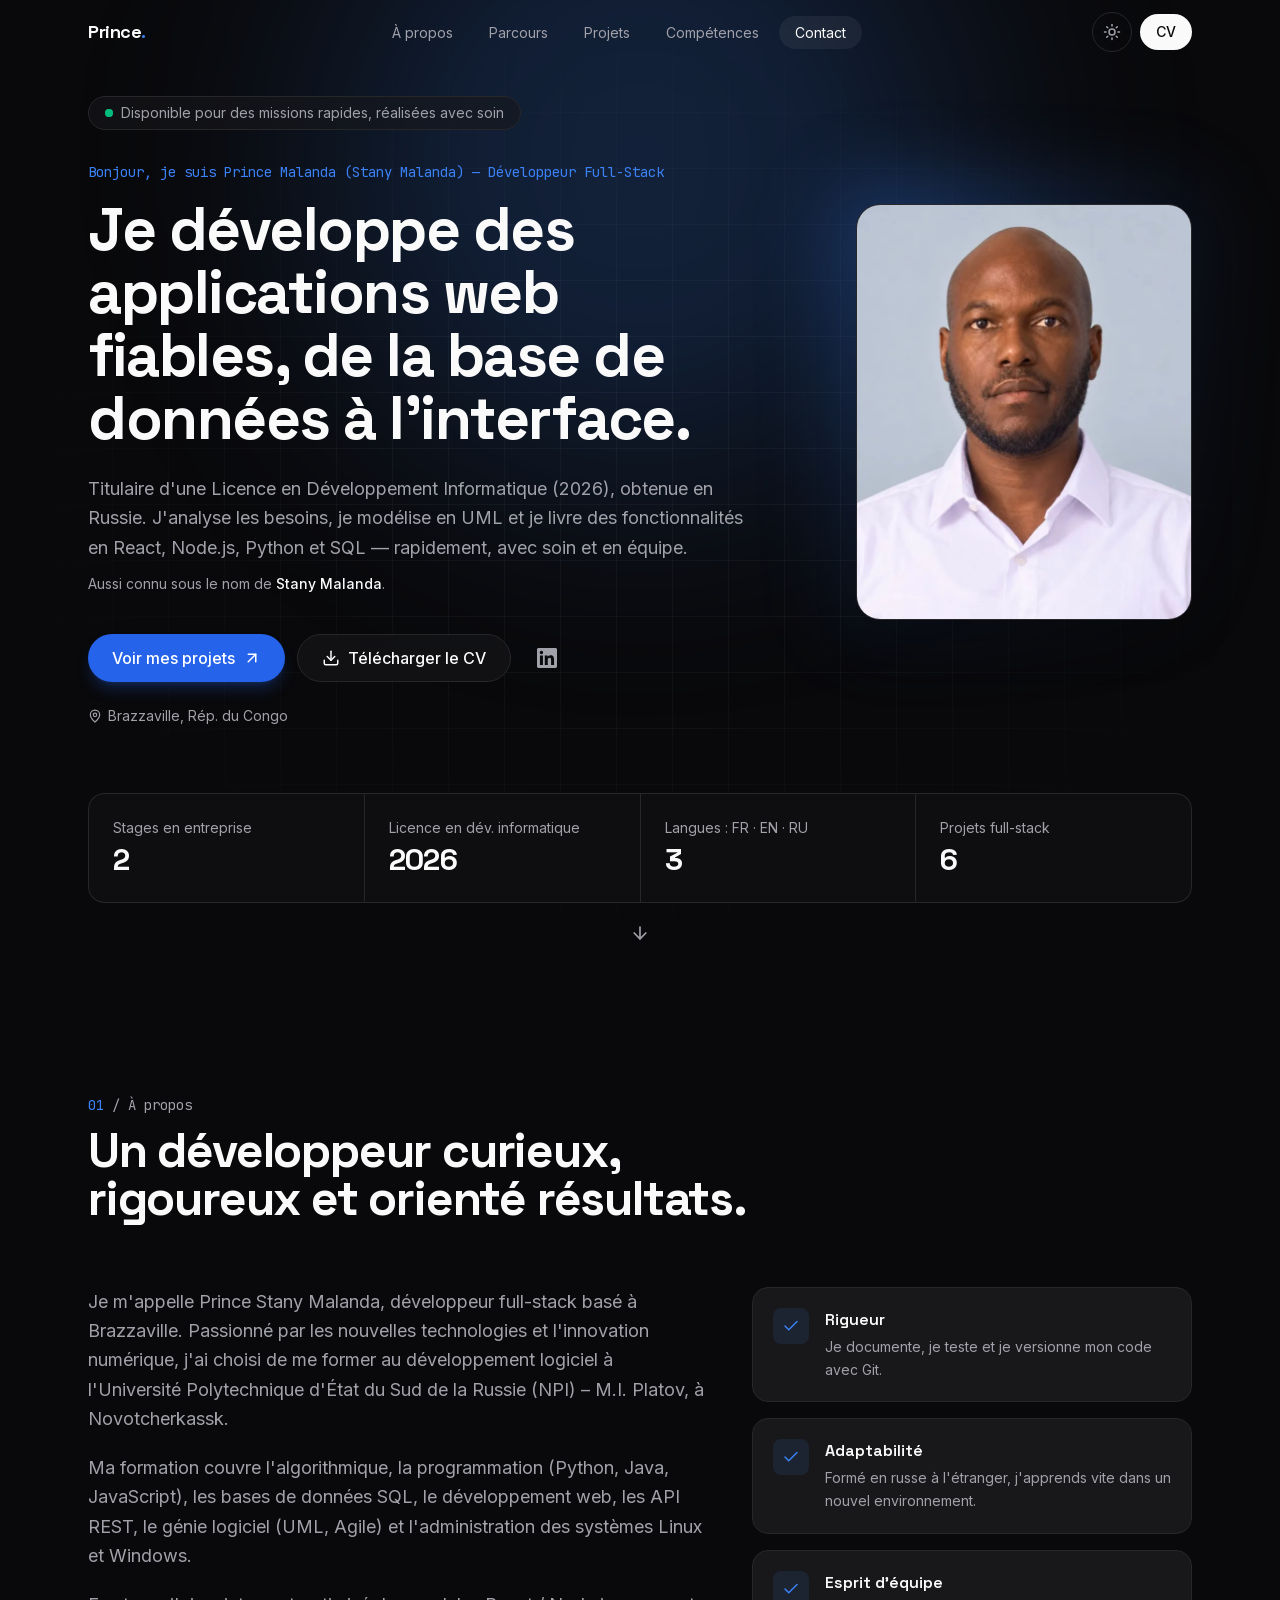
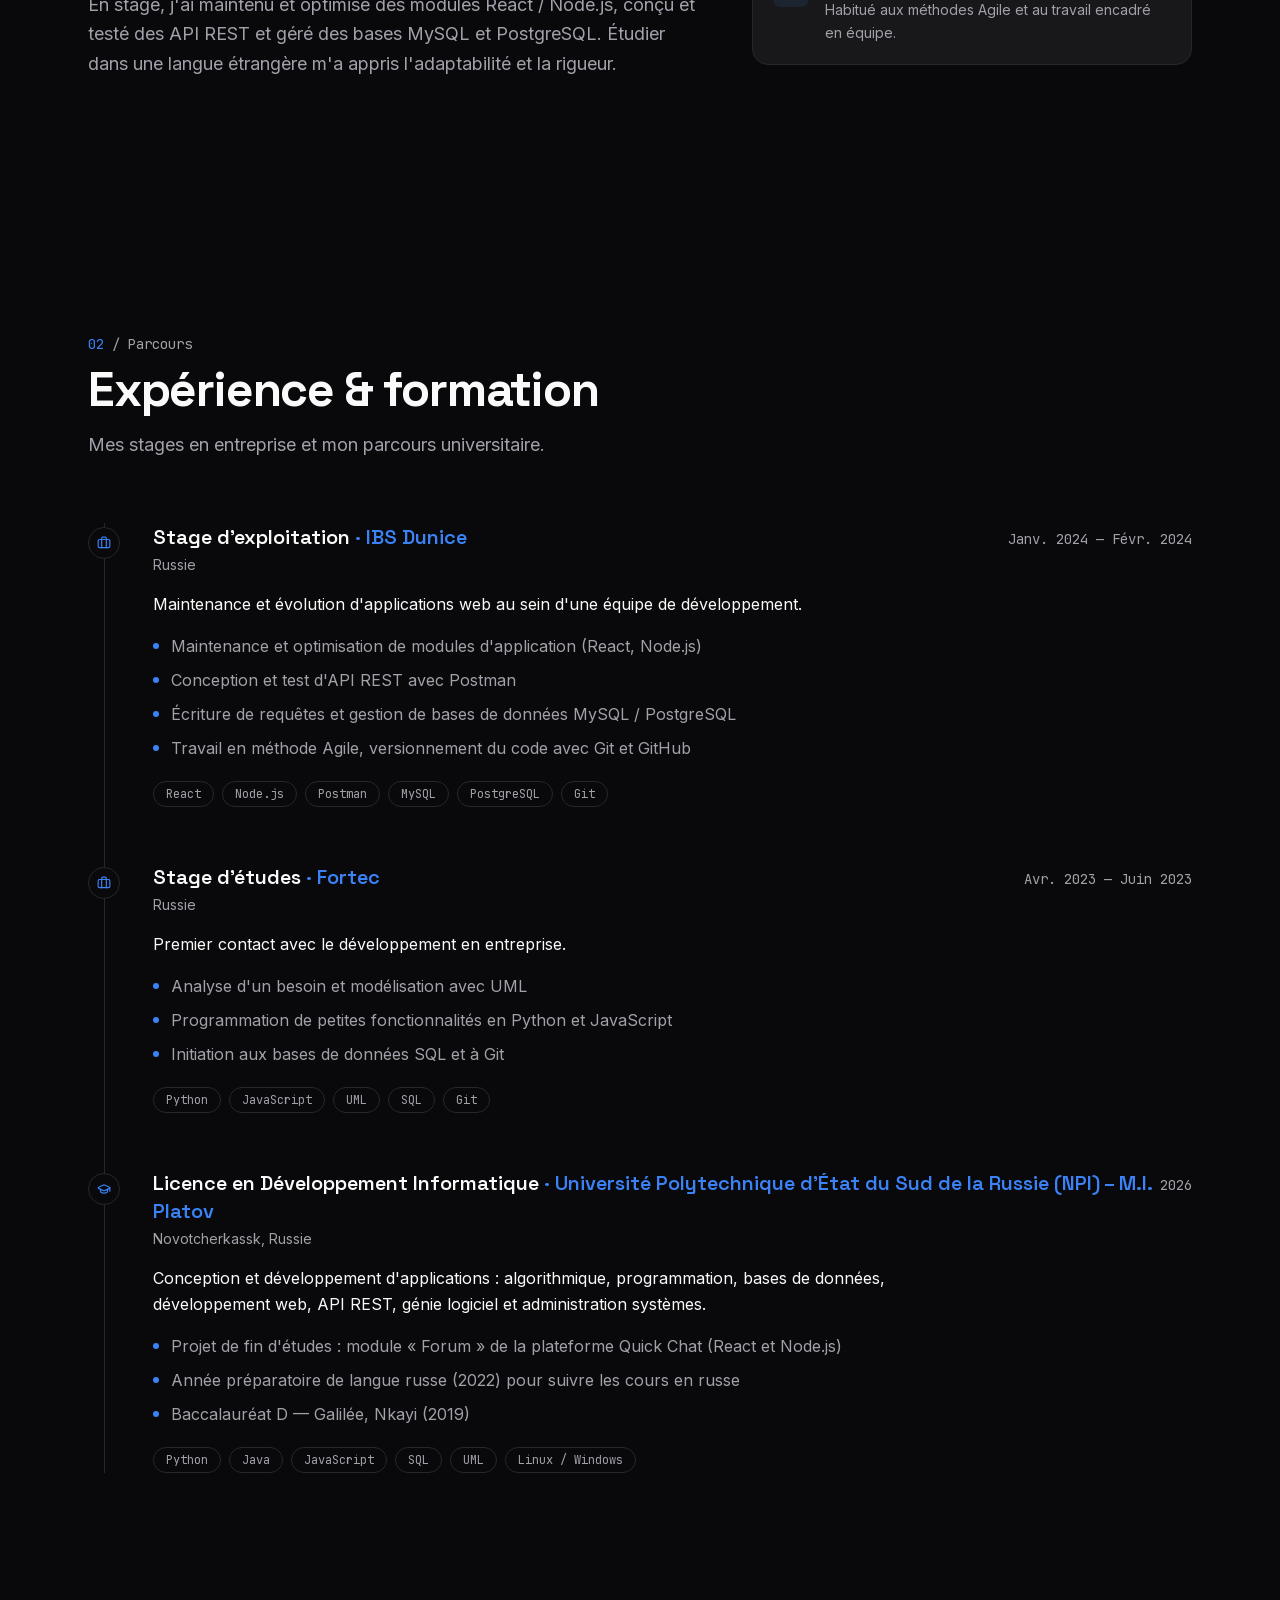
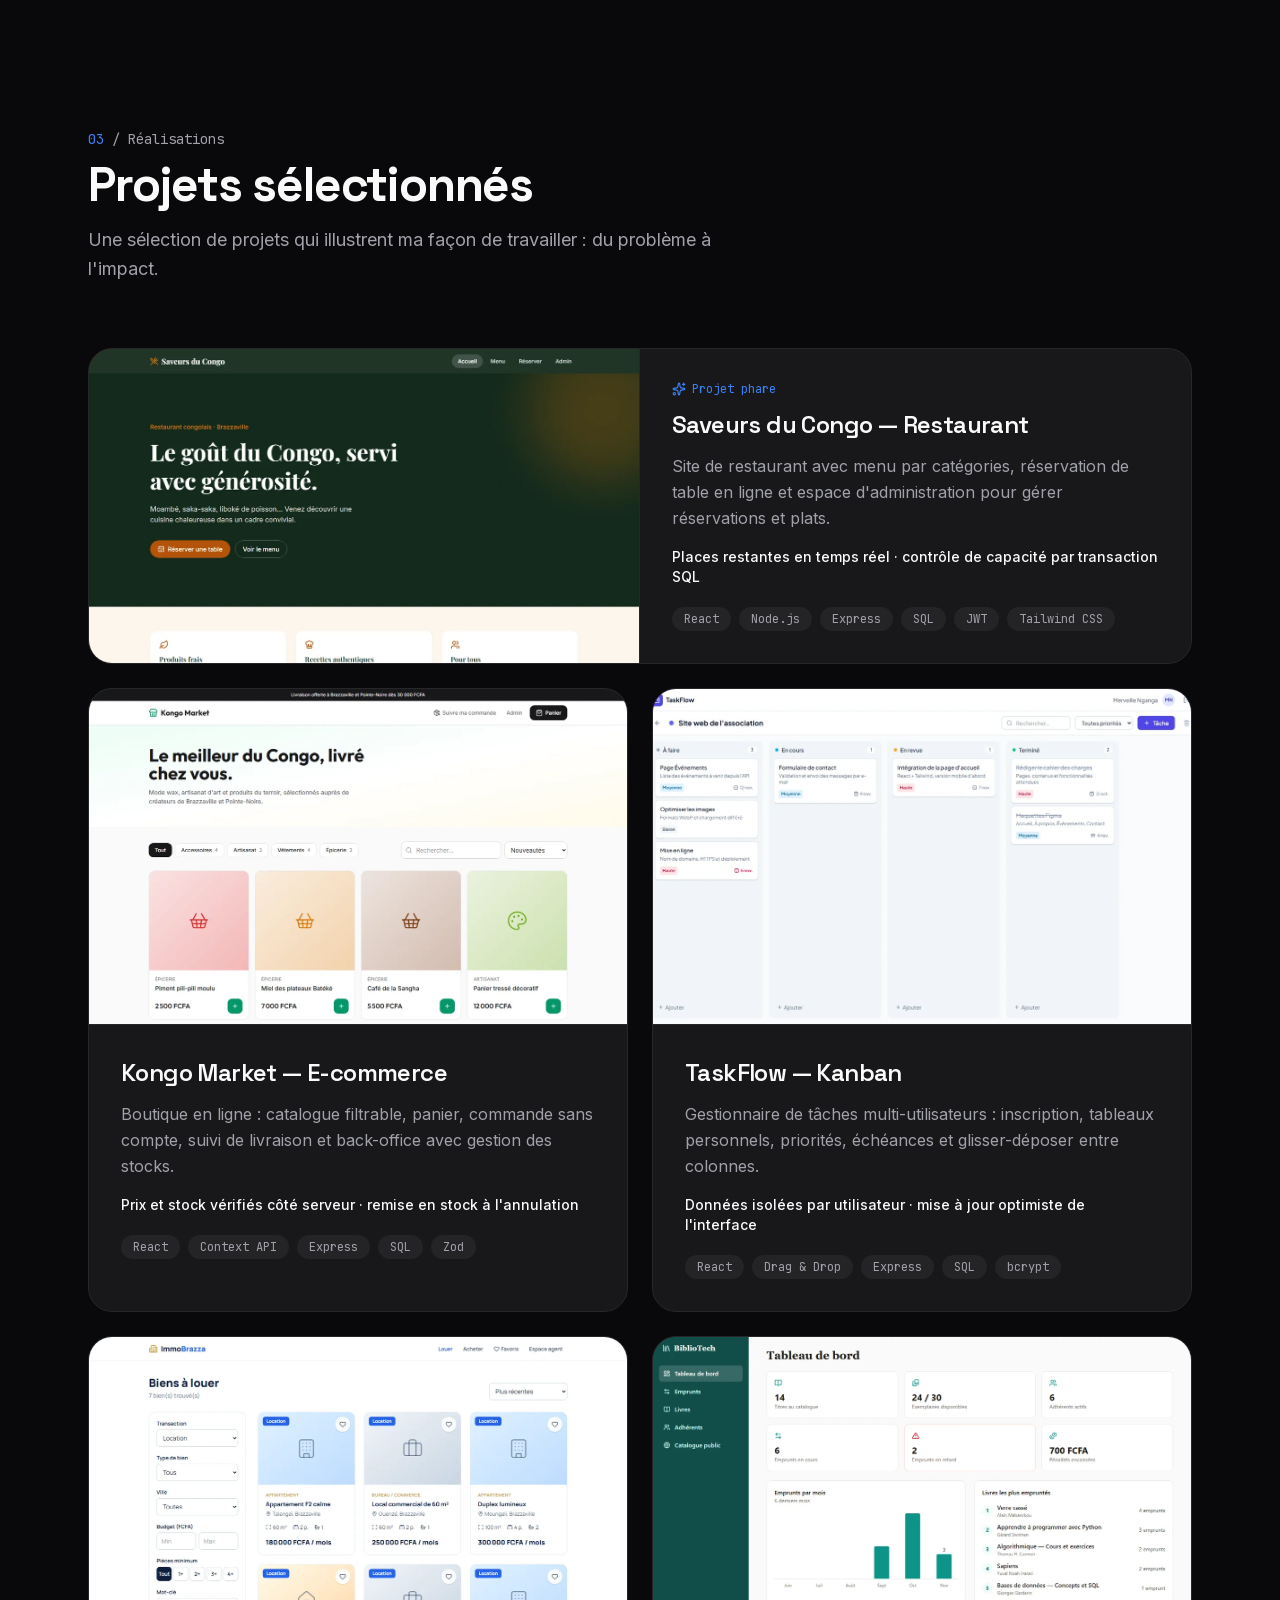
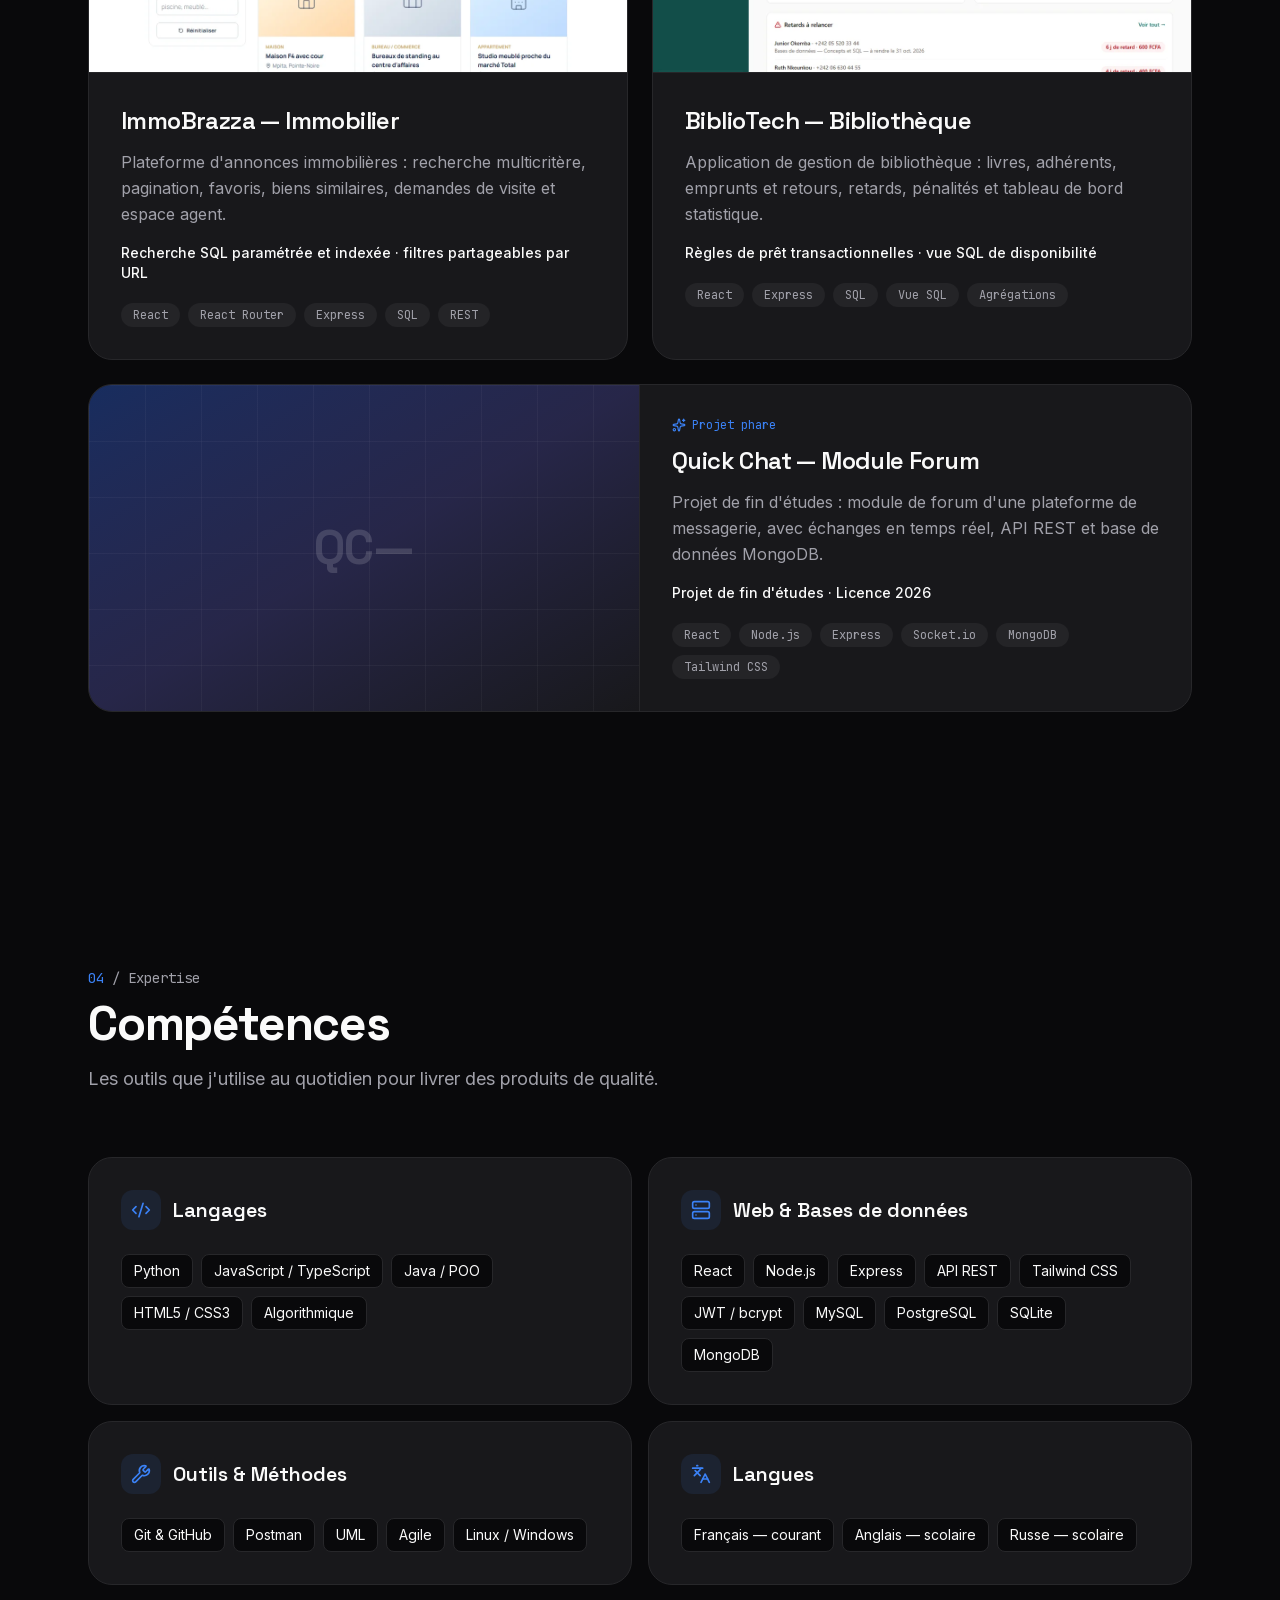
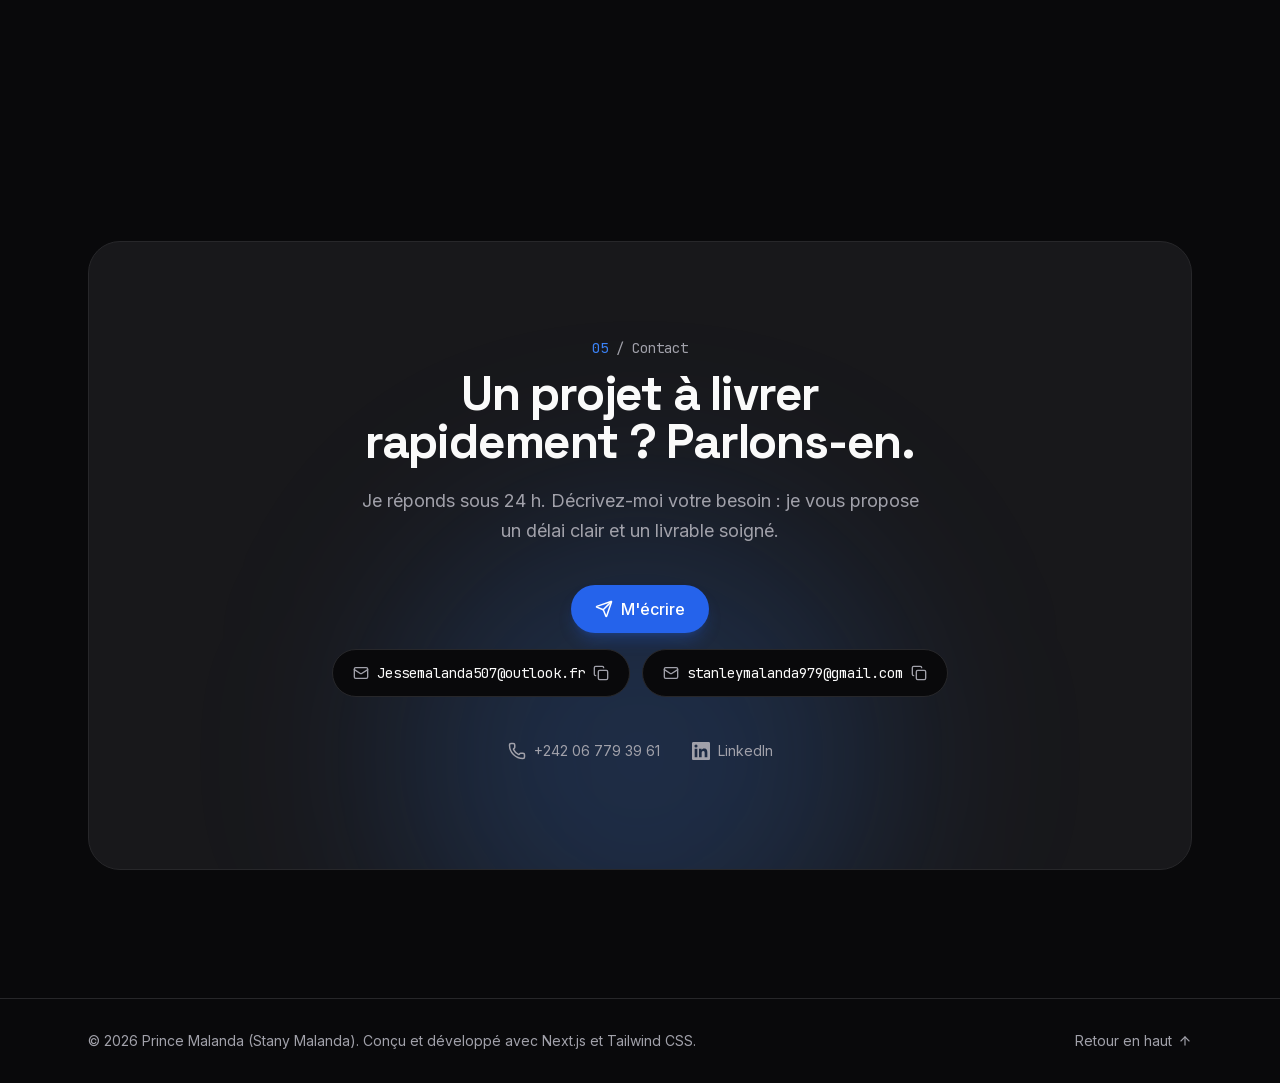
<file: index.html>
<!DOCTYPE html><html lang="fr" data-scroll-behavior="smooth" class="LINzvG_variable qeW00a_variable VxV-Ta_variable antialiased"><head><meta charSet="utf-8"/><meta name="viewport" content="width=device-width, initial-scale=1"/><link rel="preload" href="/_next/static/media/07c7676b89ed2778-s.p.2bn3s6zvc0dyp.woff2" as="font" crossorigin="" type="font/woff2"/><link rel="preload" href="/_next/static/media/237858b39a32779d-s.p.2cyn07wtgehh0.woff2" as="font" crossorigin="" type="font/woff2"/><link rel="preload" href="/_next/static/media/53897e768d329f66-s.p.3t6q91iet4nsy.woff2" as="font" crossorigin="" type="font/woff2"/><link rel="preload" as="image" href="/profile.webp"/><link rel="stylesheet" href="/_next/static/chunks/3hjamot1skown.css" data-precedence="next"/><link rel="preload" as="script" fetchPriority="low" href="/_next/static/chunks/1pcw6gskne7pf.js"/><script src="/_next/static/chunks/0li7vzj18bfpo.js" async=""></script><script src="/_next/static/chunks/3jn_x8ihwq16e.js" async=""></script><script src="/_next/static/chunks/06aq38lyarlhm.js" async=""></script><script src="/_next/static/chunks/turbopack-2u1d16houkiyo.js" async=""></script><script src="/_next/static/chunks/07nuxxeso90d5.js" async=""></script><script src="/_next/static/chunks/1hj_wpch3usw_.js" async=""></script><script src="/_next/static/chunks/0sh6iocx-dgm_.js" async=""></script><script src="/_next/static/chunks/1gsnqts2w3sl_.js" async=""></script><meta name="next-size-adjust" content=""/><meta name="theme-color" content="#fafafa" media="(prefers-color-scheme: light)"/><meta name="theme-color" content="#09090b" media="(prefers-color-scheme: dark)"/><title>Prince Malanda (Stany Malanda) — Développeur Full-Stack</title><meta name="description" content="Prince Malanda (Stany Malanda), développeur full-stack à Brazzaville. Découvrez mon parcours et mes projets web en React, Node.js, Python et SQL."/><meta name="application-name" content="Prince Malanda (Stany Malanda)"/><link rel="author" href="https://stanley-malanda.pages.dev"/><meta name="author" content="Prince Malanda"/><link rel="manifest" href="/manifest.webmanifest"/><meta name="keywords" content="Prince Malanda,Stany Malanda,Stanley Malanda,Prince Stany Malanda,Malanda Stanley,Stanley Malanda développeur,Prince Malanda développeur,Stany Malanda développeur,développeur full-stack Brazzaville,développeur web Congo,portfolio,React,Node.js,SQL"/><meta name="creator" content="Prince Malanda"/><meta name="robots" content="index, follow"/><link rel="canonical" href="https://stanley-malanda.pages.dev"/><meta name="google-site-verification" content="lB06hrxpXxRknz7FaLmUDgdg6g_PrBj5dk6WborrfS0"/><meta property="og:title" content="Prince Malanda (Stany Malanda) — Développeur Full-Stack"/><meta property="og:description" content="Je développe des applications web fiables, de la base de données à l&#x27;interface."/><meta property="og:url" content="https://stanley-malanda.pages.dev"/><meta property="og:site_name" content="Prince Malanda (Stany Malanda)"/><meta property="og:locale" content="fr_FR"/><meta property="og:image" content="https://stanley-malanda.pages.dev/og-image.png"/><meta property="og:image:width" content="1200"/><meta property="og:image:height" content="630"/><meta property="og:image:alt" content="Prince Malanda (Stany Malanda) — Développeur Full-Stack"/><meta property="og:type" content="website"/><meta name="twitter:card" content="summary_large_image"/><meta name="twitter:title" content="Prince Malanda (Stany Malanda) — Développeur Full-Stack"/><meta name="twitter:description" content="Je développe des applications web fiables, de la base de données à l&#x27;interface."/><meta name="twitter:image" content="https://stanley-malanda.pages.dev/og-image.png"/><link rel="icon" href="/favicon.ico?favicon.117ezoe8m31dk.ico" sizes="48x48" type="image/x-icon"/><link rel="icon" href="/icon-192.png" sizes="192x192" type="image/png"/><link rel="icon" href="/icon-512.png" sizes="512x512" type="image/png"/><link rel="apple-touch-icon" href="/apple-icon.png" sizes="180x180" type="image/png"/><script src="/_next/static/chunks/0cz1d0mv5g_q7.js" noModule=""></script></head><body class="min-h-dvh font-sans"><div hidden=""><!--$--><!--/$--></div><script>((a,b,c,d,e,f,g,h)=>{let i=document.documentElement,j=["light","dark"];function k(b){var c;(Array.isArray(a)?a:[a]).forEach(a=>{let c="class"===a,d=c&&f?e.map(a=>f[a]||a):e;c?(i.classList.remove(...d),i.classList.add(f&&f[b]?f[b]:b)):i.setAttribute(a,b)}),c=b,h&&j.includes(c)&&(i.style.colorScheme=c)}if(d)k(d);else try{let a=localStorage.getItem(b)||c,d=g&&"system"===a?window.matchMedia("(prefers-color-scheme: dark)").matches?"dark":"light":a;k(d)}catch(a){}})("class","theme","dark",null,["light","dark"],null,true,true)</script><script type="application/ld+json">{"@context":"https://schema.org","@graph":[{"@type":"WebSite","@id":"https://stanley-malanda.pages.dev/#website","url":"https://stanley-malanda.pages.dev","name":"Prince Malanda (Stany Malanda)","alternateName":["Stany Malanda","Stanley Malanda","Prince Stany Malanda","Malanda Stanley"],"description":"Je développe des applications web fiables, de la base de données à l'interface.","inLanguage":"fr-FR","publisher":{"@id":"https://stanley-malanda.pages.dev/#person"}},{"@type":"Person","@id":"https://stanley-malanda.pages.dev/#person","name":"Prince Stany Malanda","givenName":"Prince","familyName":"Malanda","additionalName":"Stany","alternateName":["Prince Malanda","Stany Malanda","Stanley Malanda","Malanda Stanley"],"description":"Titulaire d'une Licence en Développement Informatique (2026), obtenue en Russie. J'analyse les besoins, je modélise en UML et je livre des fonctionnalités en React, Node.js, Python et SQL — rapidement, avec soin et en équipe.","jobTitle":"Développeur Full-Stack","email":"mailto:Jessemalanda507@outlook.fr","telephone":"+242 06 779 39 61","image":"https://stanley-malanda.pages.dev/profile.webp","url":"https://stanley-malanda.pages.dev","mainEntityOfPage":{"@id":"https://stanley-malanda.pages.dev/#profile-page"},"address":{"@type":"PostalAddress","addressLocality":"Brazzaville","addressCountry":"CG"},"alumniOf":{"@type":"CollegeOrUniversity","name":"Université polytechnique d'État du Sud de la Russie (NPI) – M.I. Platov"},"knowsLanguage":["fr","en","ru"],"knowsAbout":["React","Node.js","Python","SQL","Next.js","Tailwind CSS","UML","Agile"],"hasOccupation":{"@type":"Occupation","name":"Développeur Full-Stack"},"sameAs":["https://www.linkedin.com/in/prince-stany"]},{"@type":"ProfilePage","@id":"https://stanley-malanda.pages.dev/#profile-page","url":"https://stanley-malanda.pages.dev","name":"Prince Malanda (Stany Malanda) — Développeur Full-Stack","description":"Je développe des applications web fiables, de la base de données à l'interface.","inLanguage":"fr-FR","isPartOf":{"@id":"https://stanley-malanda.pages.dev/#website"},"about":{"@id":"https://stanley-malanda.pages.dev/#person"},"mainEntity":{"@id":"https://stanley-malanda.pages.dev/#person"}}]}</script><header class="fixed inset-x-0 top-0 z-50 transition-all duration-300 border-b border-transparent"><nav class="mx-auto flex h-16 max-w-6xl items-center justify-between px-6" aria-label="Navigation principale"><a href="#top" class="font-display text-lg font-bold tracking-tight">Prince<span class="text-accent">.</span></a><ul class="hidden items-center gap-1 md:flex"><li><a href="#a-propos" class="relative rounded-full px-4 py-2 text-sm transition-colors duration-200 text-muted hover:text-foreground">À propos</a></li><li><a href="#experience" class="relative rounded-full px-4 py-2 text-sm transition-colors duration-200 text-muted hover:text-foreground">Parcours</a></li><li><a href="#projets" class="relative rounded-full px-4 py-2 text-sm transition-colors duration-200 text-muted hover:text-foreground">Projets</a></li><li><a href="#competences" class="relative rounded-full px-4 py-2 text-sm transition-colors duration-200 text-muted hover:text-foreground">Compétences</a></li><li><a href="#contact" class="relative rounded-full px-4 py-2 text-sm transition-colors duration-200 text-muted hover:text-foreground">Contact</a></li></ul><div class="flex items-center gap-2"><button type="button" aria-label="Changer de thème" class="relative grid size-10 cursor-pointer place-items-center rounded-full border border-border text-muted transition-colors duration-200 hover:border-foreground/30 hover:text-foreground"><svg xmlns="http://www.w3.org/2000/svg" width="18" height="18" viewBox="0 0 24 24" fill="none" stroke="currentColor" stroke-width="2" stroke-linecap="round" stroke-linejoin="round" class="lucide lucide-sun hidden dark:block" aria-hidden="true"><circle cx="12" cy="12" r="4"></circle><path d="M12 2v2"></path><path d="M12 20v2"></path><path d="m4.93 4.93 1.41 1.41"></path><path d="m17.66 17.66 1.41 1.41"></path><path d="M2 12h2"></path><path d="M20 12h2"></path><path d="m6.34 17.66-1.41 1.41"></path><path d="m19.07 4.93-1.41 1.41"></path></svg><svg xmlns="http://www.w3.org/2000/svg" width="18" height="18" viewBox="0 0 24 24" fill="none" stroke="currentColor" stroke-width="2" stroke-linecap="round" stroke-linejoin="round" class="lucide lucide-moon block dark:hidden" aria-hidden="true"><path d="M20.985 12.486a9 9 0 1 1-9.473-9.472c.405-.022.617.46.402.803a6 6 0 0 0 8.268 8.268c.344-.215.825-.004.803.401"></path></svg></button><a href="/cv.pdf" download="" class="hidden rounded-full bg-foreground px-4 py-2 text-sm font-medium text-background transition-opacity duration-200 hover:opacity-85 sm:inline-flex">CV</a><button type="button" aria-label="Ouvrir le menu" aria-expanded="false" aria-controls="mobile-menu" class="grid size-10 cursor-pointer place-items-center rounded-full border border-border md:hidden"><svg xmlns="http://www.w3.org/2000/svg" width="18" height="18" viewBox="0 0 24 24" fill="none" stroke="currentColor" stroke-width="2" stroke-linecap="round" stroke-linejoin="round" class="lucide lucide-menu" aria-hidden="true"><path d="M4 5h16"></path><path d="M4 12h16"></path><path d="M4 19h16"></path></svg></button></div></nav></header><main><section id="top" class="relative flex min-h-dvh items-center overflow-hidden pt-24 pb-16"><div class="bg-grid pointer-events-none absolute inset-0 [mask-image:radial-gradient(ellipse_at_center,black_30%,transparent_75%)]"></div><div class="pointer-events-none absolute -top-40 left-1/2 size-[640px] -translate-x-1/2 rounded-full bg-accent/20 blur-[120px]"></div><div class="relative mx-auto w-full max-w-6xl px-6"><div class="flex flex-col-reverse gap-10 lg:flex-row lg:items-center lg:justify-between lg:gap-16"><div class="min-w-0 flex-1"><div class="mb-8 inline-flex items-center gap-2 rounded-full border border-border bg-card/60 px-4 py-1.5 text-sm text-muted backdrop-blur"><span class="relative flex size-2"><span class="absolute inline-flex size-full animate-ping rounded-full bg-emerald-500 opacity-60"></span><span class="relative inline-flex size-2 rounded-full bg-emerald-500"></span></span>Disponible pour des missions rapides, réalisées avec soin</div><h1 class="mb-4 font-mono text-sm text-accent">Bonjour, je suis <!-- -->Prince Malanda<!-- --> (<!-- -->Stany Malanda<!-- -->) — <!-- -->Développeur Full-Stack</h1><p class="max-w-4xl font-display text-4xl leading-[1.05] font-bold tracking-tight text-balance sm:text-6xl">Je développe des applications web fiables, de la base de données à l&#x27;interface.</p><p class="mt-6 max-w-2xl text-lg leading-relaxed text-muted">Titulaire d&#x27;une Licence en Développement Informatique (2026), obtenue en Russie. J&#x27;analyse les besoins, je modélise en UML et je livre des fonctionnalités en React, Node.js, Python et SQL — rapidement, avec soin et en équipe.</p><p class="mt-3 text-sm text-muted">Aussi connu sous le nom de<!-- --> <span class="font-medium text-foreground">Stany Malanda</span>.</p><div class="mt-10 flex flex-wrap items-center gap-3"><a href="#projets" class="group inline-flex h-12 items-center gap-2 rounded-full bg-accent-solid px-6 font-medium text-accent-solid-foreground shadow-lg shadow-accent-solid/25 transition-all duration-200 hover:-translate-y-0.5 hover:shadow-accent-solid/40">Voir mes projets<svg xmlns="http://www.w3.org/2000/svg" width="18" height="18" viewBox="0 0 24 24" fill="none" stroke="currentColor" stroke-width="2" stroke-linecap="round" stroke-linejoin="round" class="lucide lucide-arrow-up-right transition-transform duration-200 group-hover:translate-x-0.5 group-hover:-translate-y-0.5" aria-hidden="true"><path d="M7 7h10v10"></path><path d="M7 17 17 7"></path></svg></a><a href="/cv.pdf" download="" class="inline-flex h-12 items-center gap-2 rounded-full border border-border bg-card/60 px-6 font-medium backdrop-blur transition-colors duration-200 hover:border-foreground/30"><svg xmlns="http://www.w3.org/2000/svg" width="18" height="18" viewBox="0 0 24 24" fill="none" stroke="currentColor" stroke-width="2" stroke-linecap="round" stroke-linejoin="round" class="lucide lucide-download" aria-hidden="true"><path d="M12 15V3"></path><path d="M21 15v4a2 2 0 0 1-2 2H5a2 2 0 0 1-2-2v-4"></path><path d="m7 10 5 5 5-5"></path></svg>Télécharger le CV</a><a href="https://www.linkedin.com/in/prince-stany" target="_blank" rel="me noreferrer" aria-label="LinkedIn" class="grid size-12 place-items-center rounded-full text-muted transition-colors duration-200 hover:text-foreground"><svg width="20" height="20" viewBox="0 0 24 24" fill="currentColor" aria-hidden="true"><path d="M20.45 20.45h-3.56v-5.57c0-1.33-.02-3.04-1.85-3.04-1.86 0-2.14 1.45-2.14 2.94v5.67H9.35V9h3.41v1.56h.05c.48-.9 1.64-1.85 3.37-1.85 3.6 0 4.27 2.37 4.27 5.46v6.28ZM5.34 7.43a2.06 2.06 0 1 1 0-4.13 2.06 2.06 0 0 1 0 4.13ZM7.12 20.45H3.56V9h3.56v11.45ZM22.22 0H1.77C.79 0 0 .77 0 1.73v20.54C0 23.23.79 24 1.77 24h20.45c.98 0 1.78-.77 1.78-1.73V1.73C24 .77 23.2 0 22.22 0Z"></path></svg></a></div><p class="mt-6 inline-flex items-center gap-1.5 text-sm text-muted"><svg xmlns="http://www.w3.org/2000/svg" width="14" height="14" viewBox="0 0 24 24" fill="none" stroke="currentColor" stroke-width="2" stroke-linecap="round" stroke-linejoin="round" class="lucide lucide-map-pin" aria-hidden="true"><path d="M20 10c0 4.993-5.539 10.193-7.399 11.799a1 1 0 0 1-1.202 0C9.539 20.193 4 14.993 4 10a8 8 0 0 1 16 0"></path><circle cx="12" cy="10" r="3"></circle></svg> <!-- -->Brazzaville, Rép. du Congo</p></div><div class="relative shrink-0 self-start lg:self-center"><div class="absolute -inset-4 rounded-[2rem] bg-gradient-to-br from-accent/40 via-accent/10 to-transparent blur-2xl"></div><div class="relative size-36 overflow-hidden rounded-3xl border border-border bg-card shadow-2xl sm:size-44 lg:h-[26rem] lg:w-[21rem]"><img alt="Photo de Prince Malanda" decoding="async" data-nimg="fill" class="object-cover object-top" style="position:absolute;height:100%;width:100%;left:0;top:0;right:0;bottom:0;color:transparent" src="/profile.webp"/></div></div></div><dl class="mt-16 grid grid-cols-2 gap-px overflow-hidden rounded-2xl border border-border bg-border md:grid-cols-4"><div class="bg-background/80 p-6 backdrop-blur"><dt class="text-sm text-muted">Stages en entreprise</dt><dd class="mt-1 font-display text-3xl font-bold tracking-tight">2</dd></div><div class="bg-background/80 p-6 backdrop-blur"><dt class="text-sm text-muted">Licence en dév. informatique</dt><dd class="mt-1 font-display text-3xl font-bold tracking-tight">2026</dd></div><div class="bg-background/80 p-6 backdrop-blur"><dt class="text-sm text-muted">Langues : FR · EN · RU</dt><dd class="mt-1 font-display text-3xl font-bold tracking-tight">3</dd></div><div class="bg-background/80 p-6 backdrop-blur"><dt class="text-sm text-muted">Projets full-stack</dt><dd class="mt-1 font-display text-3xl font-bold tracking-tight">6</dd></div></dl></div><a href="#a-propos" aria-label="Défiler vers la section À propos" class="absolute bottom-6 left-1/2 hidden -translate-x-1/2 text-muted transition-colors hover:text-foreground md:block"><span class="block animate-float"><svg xmlns="http://www.w3.org/2000/svg" width="20" height="20" viewBox="0 0 24 24" fill="none" stroke="currentColor" stroke-width="2" stroke-linecap="round" stroke-linejoin="round" class="lucide lucide-arrow-down" aria-hidden="true"><path d="M12 5v14"></path><path d="m19 12-7 7-7-7"></path></svg></span></a></section><section id="a-propos" class="mx-auto max-w-6xl px-6 py-24 md:py-32"><div class="reveal mb-12 max-w-2xl md:mb-16" style="--reveal-delay:0s;--reveal-y:24px"><p class="mb-3 font-mono text-sm text-accent">01<!-- --> <span class="text-muted">/ <!-- -->À propos</span></p><h2 class="font-display text-3xl font-bold tracking-tight text-balance md:text-5xl">Un développeur curieux, rigoureux et orienté résultats.</h2></div><div class="grid gap-12 md:grid-cols-[1.4fr_1fr]"><div class="space-y-5 text-lg leading-relaxed text-muted"><div class="reveal" style="--reveal-delay:0s;--reveal-y:24px"><p>Je m&#x27;appelle Prince Stany Malanda, développeur full-stack basé à Brazzaville. Passionné par les nouvelles technologies et l&#x27;innovation numérique, j&#x27;ai choisi de me former au développement logiciel à l&#x27;Université Polytechnique d&#x27;État du Sud de la Russie (NPI) – M.I. Platov, à Novotcherkassk.</p></div><div class="reveal" style="--reveal-delay:0.08s;--reveal-y:24px"><p>Ma formation couvre l&#x27;algorithmique, la programmation (Python, Java, JavaScript), les bases de données SQL, le développement web, les API REST, le génie logiciel (UML, Agile) et l&#x27;administration des systèmes Linux et Windows.</p></div><div class="reveal" style="--reveal-delay:0.16s;--reveal-y:24px"><p>En stage, j&#x27;ai maintenu et optimisé des modules React / Node.js, conçu et testé des API REST et géré des bases MySQL et PostgreSQL. Étudier dans une langue étrangère m&#x27;a appris l&#x27;adaptabilité et la rigueur.</p></div></div><ul class="space-y-4"><li class="rounded-2xl border border-border bg-card p-5"><div class="reveal flex gap-4" style="--reveal-delay:0s;--reveal-y:24px"><span class="grid size-9 shrink-0 place-items-center rounded-lg bg-accent/10 text-accent"><svg xmlns="http://www.w3.org/2000/svg" width="18" height="18" viewBox="0 0 24 24" fill="none" stroke="currentColor" stroke-width="2" stroke-linecap="round" stroke-linejoin="round" class="lucide lucide-check" aria-hidden="true"><path d="M20 6 9 17l-5-5"></path></svg></span><div><h3 class="font-display font-semibold">Rigueur</h3><p class="mt-1 text-sm leading-relaxed text-muted">Je documente, je teste et je versionne mon code avec Git.</p></div></div></li><li class="rounded-2xl border border-border bg-card p-5"><div class="reveal flex gap-4" style="--reveal-delay:0.1s;--reveal-y:24px"><span class="grid size-9 shrink-0 place-items-center rounded-lg bg-accent/10 text-accent"><svg xmlns="http://www.w3.org/2000/svg" width="18" height="18" viewBox="0 0 24 24" fill="none" stroke="currentColor" stroke-width="2" stroke-linecap="round" stroke-linejoin="round" class="lucide lucide-check" aria-hidden="true"><path d="M20 6 9 17l-5-5"></path></svg></span><div><h3 class="font-display font-semibold">Adaptabilité</h3><p class="mt-1 text-sm leading-relaxed text-muted">Formé en russe à l&#x27;étranger, j&#x27;apprends vite dans un nouvel environnement.</p></div></div></li><li class="rounded-2xl border border-border bg-card p-5"><div class="reveal flex gap-4" style="--reveal-delay:0.2s;--reveal-y:24px"><span class="grid size-9 shrink-0 place-items-center rounded-lg bg-accent/10 text-accent"><svg xmlns="http://www.w3.org/2000/svg" width="18" height="18" viewBox="0 0 24 24" fill="none" stroke="currentColor" stroke-width="2" stroke-linecap="round" stroke-linejoin="round" class="lucide lucide-check" aria-hidden="true"><path d="M20 6 9 17l-5-5"></path></svg></span><div><h3 class="font-display font-semibold">Esprit d&#x27;équipe</h3><p class="mt-1 text-sm leading-relaxed text-muted">Habitué aux méthodes Agile et au travail encadré en équipe.</p></div></div></li></ul></div></section><section id="experience" class="mx-auto max-w-6xl px-6 py-24 md:py-32"><div class="reveal mb-12 max-w-2xl md:mb-16" style="--reveal-delay:0s;--reveal-y:24px"><p class="mb-3 font-mono text-sm text-accent">02<!-- --> <span class="text-muted">/ <!-- -->Parcours</span></p><h2 class="font-display text-3xl font-bold tracking-tight text-balance md:text-5xl">Expérience &amp; formation</h2><p class="mt-4 text-lg leading-relaxed text-muted">Mes stages en entreprise et mon parcours universitaire.</p></div><ol class="relative border-l border-border md:ml-4"><li class="relative pb-14 pl-8 last:pb-0 md:pl-12"><span class="absolute top-1 -left-[17px] grid size-8 place-items-center rounded-full border border-border bg-background text-accent"><svg xmlns="http://www.w3.org/2000/svg" width="14" height="14" viewBox="0 0 24 24" fill="none" stroke="currentColor" stroke-width="2" stroke-linecap="round" stroke-linejoin="round" class="lucide lucide-briefcase" aria-hidden="true"><path d="M16 20V4a2 2 0 0 0-2-2h-4a2 2 0 0 0-2 2v16"></path><rect width="20" height="14" x="2" y="6" rx="2"></rect></svg></span><div class="reveal" style="--reveal-delay:0s;--reveal-y:24px"><div class="flex flex-col gap-1 md:flex-row md:items-baseline md:justify-between"><h3 class="font-display text-xl font-semibold">Stage d&#x27;exploitation<!-- --> <span class="text-accent">· <!-- -->IBS Dunice</span></h3><p class="font-mono text-sm text-muted">Janv. 2024 — Févr. 2024</p></div><p class="mt-1 text-sm text-muted">Russie</p><p class="mt-4 max-w-3xl leading-relaxed">Maintenance et évolution d&#x27;applications web au sein d&#x27;une équipe de développement.</p><ul class="mt-4 max-w-3xl space-y-2"><li class="flex gap-3 leading-relaxed text-muted"><span class="mt-2.5 size-1.5 shrink-0 rounded-full bg-accent"></span>Maintenance et optimisation de modules d&#x27;application (React, Node.js)</li><li class="flex gap-3 leading-relaxed text-muted"><span class="mt-2.5 size-1.5 shrink-0 rounded-full bg-accent"></span>Conception et test d&#x27;API REST avec Postman</li><li class="flex gap-3 leading-relaxed text-muted"><span class="mt-2.5 size-1.5 shrink-0 rounded-full bg-accent"></span>Écriture de requêtes et gestion de bases de données MySQL / PostgreSQL</li><li class="flex gap-3 leading-relaxed text-muted"><span class="mt-2.5 size-1.5 shrink-0 rounded-full bg-accent"></span>Travail en méthode Agile, versionnement du code avec Git et GitHub</li></ul><ul class="mt-5 flex flex-wrap gap-2" aria-label="Technologies"><li class="rounded-full border border-border px-3 py-1 font-mono text-xs text-muted">React</li><li class="rounded-full border border-border px-3 py-1 font-mono text-xs text-muted">Node.js</li><li class="rounded-full border border-border px-3 py-1 font-mono text-xs text-muted">Postman</li><li class="rounded-full border border-border px-3 py-1 font-mono text-xs text-muted">MySQL</li><li class="rounded-full border border-border px-3 py-1 font-mono text-xs text-muted">PostgreSQL</li><li class="rounded-full border border-border px-3 py-1 font-mono text-xs text-muted">Git</li></ul></div></li><li class="relative pb-14 pl-8 last:pb-0 md:pl-12"><span class="absolute top-1 -left-[17px] grid size-8 place-items-center rounded-full border border-border bg-background text-accent"><svg xmlns="http://www.w3.org/2000/svg" width="14" height="14" viewBox="0 0 24 24" fill="none" stroke="currentColor" stroke-width="2" stroke-linecap="round" stroke-linejoin="round" class="lucide lucide-briefcase" aria-hidden="true"><path d="M16 20V4a2 2 0 0 0-2-2h-4a2 2 0 0 0-2 2v16"></path><rect width="20" height="14" x="2" y="6" rx="2"></rect></svg></span><div class="reveal" style="--reveal-delay:0.05s;--reveal-y:24px"><div class="flex flex-col gap-1 md:flex-row md:items-baseline md:justify-between"><h3 class="font-display text-xl font-semibold">Stage d&#x27;études<!-- --> <span class="text-accent">· <!-- -->Fortec</span></h3><p class="font-mono text-sm text-muted">Avr. 2023 — Juin 2023</p></div><p class="mt-1 text-sm text-muted">Russie</p><p class="mt-4 max-w-3xl leading-relaxed">Premier contact avec le développement en entreprise.</p><ul class="mt-4 max-w-3xl space-y-2"><li class="flex gap-3 leading-relaxed text-muted"><span class="mt-2.5 size-1.5 shrink-0 rounded-full bg-accent"></span>Analyse d&#x27;un besoin et modélisation avec UML</li><li class="flex gap-3 leading-relaxed text-muted"><span class="mt-2.5 size-1.5 shrink-0 rounded-full bg-accent"></span>Programmation de petites fonctionnalités en Python et JavaScript</li><li class="flex gap-3 leading-relaxed text-muted"><span class="mt-2.5 size-1.5 shrink-0 rounded-full bg-accent"></span>Initiation aux bases de données SQL et à Git</li></ul><ul class="mt-5 flex flex-wrap gap-2" aria-label="Technologies"><li class="rounded-full border border-border px-3 py-1 font-mono text-xs text-muted">Python</li><li class="rounded-full border border-border px-3 py-1 font-mono text-xs text-muted">JavaScript</li><li class="rounded-full border border-border px-3 py-1 font-mono text-xs text-muted">UML</li><li class="rounded-full border border-border px-3 py-1 font-mono text-xs text-muted">SQL</li><li class="rounded-full border border-border px-3 py-1 font-mono text-xs text-muted">Git</li></ul></div></li><li class="relative pb-14 pl-8 last:pb-0 md:pl-12"><span class="absolute top-1 -left-[17px] grid size-8 place-items-center rounded-full border border-border bg-background text-accent"><svg xmlns="http://www.w3.org/2000/svg" width="14" height="14" viewBox="0 0 24 24" fill="none" stroke="currentColor" stroke-width="2" stroke-linecap="round" stroke-linejoin="round" class="lucide lucide-graduation-cap" aria-hidden="true"><path d="M21.42 10.922a1 1 0 0 0-.019-1.838L12.83 5.18a2 2 0 0 0-1.66 0L2.6 9.08a1 1 0 0 0 0 1.832l8.57 3.908a2 2 0 0 0 1.66 0z"></path><path d="M22 10v6"></path><path d="M6 12.5V16a6 3 0 0 0 12 0v-3.5"></path></svg></span><div class="reveal" style="--reveal-delay:0.1s;--reveal-y:24px"><div class="flex flex-col gap-1 md:flex-row md:items-baseline md:justify-between"><h3 class="font-display text-xl font-semibold">Licence en Développement Informatique<!-- --> <span class="text-accent">· <!-- -->Université Polytechnique d&#x27;État du Sud de la Russie (NPI) – M.I. Platov</span></h3><p class="font-mono text-sm text-muted">2026</p></div><p class="mt-1 text-sm text-muted">Novotcherkassk, Russie</p><p class="mt-4 max-w-3xl leading-relaxed">Conception et développement d&#x27;applications : algorithmique, programmation, bases de données, développement web, API REST, génie logiciel et administration systèmes.</p><ul class="mt-4 max-w-3xl space-y-2"><li class="flex gap-3 leading-relaxed text-muted"><span class="mt-2.5 size-1.5 shrink-0 rounded-full bg-accent"></span>Projet de fin d&#x27;études : module « Forum » de la plateforme Quick Chat (React et Node.js)</li><li class="flex gap-3 leading-relaxed text-muted"><span class="mt-2.5 size-1.5 shrink-0 rounded-full bg-accent"></span>Année préparatoire de langue russe (2022) pour suivre les cours en russe</li><li class="flex gap-3 leading-relaxed text-muted"><span class="mt-2.5 size-1.5 shrink-0 rounded-full bg-accent"></span>Baccalauréat D — Galilée, Nkayi (2019)</li></ul><ul class="mt-5 flex flex-wrap gap-2" aria-label="Technologies"><li class="rounded-full border border-border px-3 py-1 font-mono text-xs text-muted">Python</li><li class="rounded-full border border-border px-3 py-1 font-mono text-xs text-muted">Java</li><li class="rounded-full border border-border px-3 py-1 font-mono text-xs text-muted">JavaScript</li><li class="rounded-full border border-border px-3 py-1 font-mono text-xs text-muted">SQL</li><li class="rounded-full border border-border px-3 py-1 font-mono text-xs text-muted">UML</li><li class="rounded-full border border-border px-3 py-1 font-mono text-xs text-muted">Linux / Windows</li></ul></div></li></ol></section><section id="projets" class="mx-auto max-w-6xl px-6 py-24 md:py-32"><div class="reveal mb-12 max-w-2xl md:mb-16" style="--reveal-delay:0s;--reveal-y:24px"><p class="mb-3 font-mono text-sm text-accent">03<!-- --> <span class="text-muted">/ <!-- -->Réalisations</span></p><h2 class="font-display text-3xl font-bold tracking-tight text-balance md:text-5xl">Projets sélectionnés</h2><p class="mt-4 text-lg leading-relaxed text-muted">Une sélection de projets qui illustrent ma façon de travailler : du problème à l&#x27;impact.</p></div><div class="grid gap-6 md:grid-cols-2"><article style="--reveal-delay:0s" class="reveal group relative flex flex-col overflow-hidden rounded-3xl border border-border bg-card transition-colors duration-300 hover:border-accent/40 md:col-span-2 md:flex-row"><div class="relative aspect-[16/10] overflow-hidden border-b border-border bg-gradient-to-br from-amber-500/25 via-orange-500/10 to-transparent md:aspect-auto md:w-1/2 md:border-r md:border-b-0"><img alt="Capture d&#x27;écran du projet Saveurs du Congo — Restaurant" loading="lazy" decoding="async" data-nimg="fill" class="object-cover object-top transition-transform duration-500 group-hover:scale-105" style="position:absolute;height:100%;width:100%;left:0;top:0;right:0;bottom:0;color:transparent" src="/projects/restaurant.webp"/></div><div class="flex flex-1 flex-col p-6 md:p-8 md:justify-center"><p class="mb-3 inline-flex items-center gap-1.5 font-mono text-xs text-accent"><svg xmlns="http://www.w3.org/2000/svg" width="14" height="14" viewBox="0 0 24 24" fill="none" stroke="currentColor" stroke-width="2" stroke-linecap="round" stroke-linejoin="round" class="lucide lucide-sparkles lucide-stars" aria-hidden="true"><path d="M11.017 2.814a1 1 0 0 1 1.966 0l1.051 5.558a2 2 0 0 0 1.594 1.594l5.558 1.051a1 1 0 0 1 0 1.966l-5.558 1.051a2 2 0 0 0-1.594 1.594l-1.051 5.558a1 1 0 0 1-1.966 0l-1.051-5.558a2 2 0 0 0-1.594-1.594l-5.558-1.051a1 1 0 0 1 0-1.966l5.558-1.051a2 2 0 0 0 1.594-1.594z"></path><path d="M20 2v4"></path><path d="M22 4h-4"></path><circle cx="4" cy="20" r="2"></circle></svg> Projet phare</p><h3 class="font-display text-2xl font-semibold tracking-tight">Saveurs du Congo — Restaurant</h3><p class="mt-3 leading-relaxed text-muted">Site de restaurant avec menu par catégories, réservation de table en ligne et espace d&#x27;administration pour gérer réservations et plats.</p><p class="mt-4 text-sm font-medium">Places restantes en temps réel · contrôle de capacité par transaction SQL</p><ul class="mt-5 flex flex-wrap gap-2" aria-label="Technologies"><li class="rounded-full bg-foreground/[0.05] px-3 py-1 font-mono text-xs text-muted">React</li><li class="rounded-full bg-foreground/[0.05] px-3 py-1 font-mono text-xs text-muted">Node.js</li><li class="rounded-full bg-foreground/[0.05] px-3 py-1 font-mono text-xs text-muted">Express</li><li class="rounded-full bg-foreground/[0.05] px-3 py-1 font-mono text-xs text-muted">SQL</li><li class="rounded-full bg-foreground/[0.05] px-3 py-1 font-mono text-xs text-muted">JWT</li><li class="rounded-full bg-foreground/[0.05] px-3 py-1 font-mono text-xs text-muted">Tailwind CSS</li></ul></div></article><article style="--reveal-delay:0.1s" class="reveal group relative flex flex-col overflow-hidden rounded-3xl border border-border bg-card transition-colors duration-300 hover:border-accent/40"><div class="relative aspect-[16/10] overflow-hidden border-b border-border bg-gradient-to-br from-emerald-500/25 via-teal-500/15 to-transparent"><img alt="Capture d&#x27;écran du projet Kongo Market — E-commerce" loading="lazy" decoding="async" data-nimg="fill" class="object-cover object-top transition-transform duration-500 group-hover:scale-105" style="position:absolute;height:100%;width:100%;left:0;top:0;right:0;bottom:0;color:transparent" src="/projects/boutique.webp"/></div><div class="flex flex-1 flex-col p-6 md:p-8"><h3 class="font-display text-2xl font-semibold tracking-tight">Kongo Market — E-commerce</h3><p class="mt-3 leading-relaxed text-muted">Boutique en ligne : catalogue filtrable, panier, commande sans compte, suivi de livraison et back-office avec gestion des stocks.</p><p class="mt-4 text-sm font-medium">Prix et stock vérifiés côté serveur · remise en stock à l&#x27;annulation</p><ul class="mt-5 flex flex-wrap gap-2" aria-label="Technologies"><li class="rounded-full bg-foreground/[0.05] px-3 py-1 font-mono text-xs text-muted">React</li><li class="rounded-full bg-foreground/[0.05] px-3 py-1 font-mono text-xs text-muted">Context API</li><li class="rounded-full bg-foreground/[0.05] px-3 py-1 font-mono text-xs text-muted">Express</li><li class="rounded-full bg-foreground/[0.05] px-3 py-1 font-mono text-xs text-muted">SQL</li><li class="rounded-full bg-foreground/[0.05] px-3 py-1 font-mono text-xs text-muted">Zod</li></ul></div></article><article style="--reveal-delay:0s" class="reveal group relative flex flex-col overflow-hidden rounded-3xl border border-border bg-card transition-colors duration-300 hover:border-accent/40"><div class="relative aspect-[16/10] overflow-hidden border-b border-border bg-gradient-to-br from-indigo-500/25 via-violet-500/10 to-transparent"><img alt="Capture d&#x27;écran du projet TaskFlow — Kanban" loading="lazy" decoding="async" data-nimg="fill" class="object-cover object-top transition-transform duration-500 group-hover:scale-105" style="position:absolute;height:100%;width:100%;left:0;top:0;right:0;bottom:0;color:transparent" src="/projects/taskflow.webp"/></div><div class="flex flex-1 flex-col p-6 md:p-8"><h3 class="font-display text-2xl font-semibold tracking-tight">TaskFlow — Kanban</h3><p class="mt-3 leading-relaxed text-muted">Gestionnaire de tâches multi-utilisateurs : inscription, tableaux personnels, priorités, échéances et glisser-déposer entre colonnes.</p><p class="mt-4 text-sm font-medium">Données isolées par utilisateur · mise à jour optimiste de l&#x27;interface</p><ul class="mt-5 flex flex-wrap gap-2" aria-label="Technologies"><li class="rounded-full bg-foreground/[0.05] px-3 py-1 font-mono text-xs text-muted">React</li><li class="rounded-full bg-foreground/[0.05] px-3 py-1 font-mono text-xs text-muted">Drag &amp; Drop</li><li class="rounded-full bg-foreground/[0.05] px-3 py-1 font-mono text-xs text-muted">Express</li><li class="rounded-full bg-foreground/[0.05] px-3 py-1 font-mono text-xs text-muted">SQL</li><li class="rounded-full bg-foreground/[0.05] px-3 py-1 font-mono text-xs text-muted">bcrypt</li></ul></div></article><article style="--reveal-delay:0.1s" class="reveal group relative flex flex-col overflow-hidden rounded-3xl border border-border bg-card transition-colors duration-300 hover:border-accent/40"><div class="relative aspect-[16/10] overflow-hidden border-b border-border bg-gradient-to-br from-sky-500/25 via-blue-500/10 to-transparent"><img alt="Capture d&#x27;écran du projet ImmoBrazza — Immobilier" loading="lazy" decoding="async" data-nimg="fill" class="object-cover object-top transition-transform duration-500 group-hover:scale-105" style="position:absolute;height:100%;width:100%;left:0;top:0;right:0;bottom:0;color:transparent" src="/projects/immobrazza.webp"/></div><div class="flex flex-1 flex-col p-6 md:p-8"><h3 class="font-display text-2xl font-semibold tracking-tight">ImmoBrazza — Immobilier</h3><p class="mt-3 leading-relaxed text-muted">Plateforme d&#x27;annonces immobilières : recherche multicritère, pagination, favoris, biens similaires, demandes de visite et espace agent.</p><p class="mt-4 text-sm font-medium">Recherche SQL paramétrée et indexée · filtres partageables par URL</p><ul class="mt-5 flex flex-wrap gap-2" aria-label="Technologies"><li class="rounded-full bg-foreground/[0.05] px-3 py-1 font-mono text-xs text-muted">React</li><li class="rounded-full bg-foreground/[0.05] px-3 py-1 font-mono text-xs text-muted">React Router</li><li class="rounded-full bg-foreground/[0.05] px-3 py-1 font-mono text-xs text-muted">Express</li><li class="rounded-full bg-foreground/[0.05] px-3 py-1 font-mono text-xs text-muted">SQL</li><li class="rounded-full bg-foreground/[0.05] px-3 py-1 font-mono text-xs text-muted">REST</li></ul></div></article><article style="--reveal-delay:0s" class="reveal group relative flex flex-col overflow-hidden rounded-3xl border border-border bg-card transition-colors duration-300 hover:border-accent/40"><div class="relative aspect-[16/10] overflow-hidden border-b border-border bg-gradient-to-br from-teal-500/25 via-emerald-500/10 to-transparent"><img alt="Capture d&#x27;écran du projet BiblioTech — Bibliothèque" loading="lazy" decoding="async" data-nimg="fill" class="object-cover object-top transition-transform duration-500 group-hover:scale-105" style="position:absolute;height:100%;width:100%;left:0;top:0;right:0;bottom:0;color:transparent" src="/projects/bibliotech.webp"/></div><div class="flex flex-1 flex-col p-6 md:p-8"><h3 class="font-display text-2xl font-semibold tracking-tight">BiblioTech — Bibliothèque</h3><p class="mt-3 leading-relaxed text-muted">Application de gestion de bibliothèque : livres, adhérents, emprunts et retours, retards, pénalités et tableau de bord statistique.</p><p class="mt-4 text-sm font-medium">Règles de prêt transactionnelles · vue SQL de disponibilité</p><ul class="mt-5 flex flex-wrap gap-2" aria-label="Technologies"><li class="rounded-full bg-foreground/[0.05] px-3 py-1 font-mono text-xs text-muted">React</li><li class="rounded-full bg-foreground/[0.05] px-3 py-1 font-mono text-xs text-muted">Express</li><li class="rounded-full bg-foreground/[0.05] px-3 py-1 font-mono text-xs text-muted">SQL</li><li class="rounded-full bg-foreground/[0.05] px-3 py-1 font-mono text-xs text-muted">Vue SQL</li><li class="rounded-full bg-foreground/[0.05] px-3 py-1 font-mono text-xs text-muted">Agrégations</li></ul></div></article><article style="--reveal-delay:0.1s" class="reveal group relative flex flex-col overflow-hidden rounded-3xl border border-border bg-card transition-colors duration-300 hover:border-accent/40 md:col-span-2 md:flex-row"><div class="relative aspect-[16/10] overflow-hidden border-b border-border bg-gradient-to-br from-blue-600/30 via-indigo-500/20 to-transparent md:aspect-auto md:w-1/2 md:border-r md:border-b-0"><div class="bg-grid absolute inset-0 grid place-items-center"><span class="font-display text-5xl font-bold tracking-tight text-foreground/15 transition-transform duration-500 group-hover:scale-110">QC—</span></div></div><div class="flex flex-1 flex-col p-6 md:p-8 md:justify-center"><p class="mb-3 inline-flex items-center gap-1.5 font-mono text-xs text-accent"><svg xmlns="http://www.w3.org/2000/svg" width="14" height="14" viewBox="0 0 24 24" fill="none" stroke="currentColor" stroke-width="2" stroke-linecap="round" stroke-linejoin="round" class="lucide lucide-sparkles lucide-stars" aria-hidden="true"><path d="M11.017 2.814a1 1 0 0 1 1.966 0l1.051 5.558a2 2 0 0 0 1.594 1.594l5.558 1.051a1 1 0 0 1 0 1.966l-5.558 1.051a2 2 0 0 0-1.594 1.594l-1.051 5.558a1 1 0 0 1-1.966 0l-1.051-5.558a2 2 0 0 0-1.594-1.594l-5.558-1.051a1 1 0 0 1 0-1.966l5.558-1.051a2 2 0 0 0 1.594-1.594z"></path><path d="M20 2v4"></path><path d="M22 4h-4"></path><circle cx="4" cy="20" r="2"></circle></svg> Projet phare</p><h3 class="font-display text-2xl font-semibold tracking-tight">Quick Chat — Module Forum</h3><p class="mt-3 leading-relaxed text-muted">Projet de fin d&#x27;études : module de forum d&#x27;une plateforme de messagerie, avec échanges en temps réel, API REST et base de données MongoDB.</p><p class="mt-4 text-sm font-medium">Projet de fin d&#x27;études · Licence 2026</p><ul class="mt-5 flex flex-wrap gap-2" aria-label="Technologies"><li class="rounded-full bg-foreground/[0.05] px-3 py-1 font-mono text-xs text-muted">React</li><li class="rounded-full bg-foreground/[0.05] px-3 py-1 font-mono text-xs text-muted">Node.js</li><li class="rounded-full bg-foreground/[0.05] px-3 py-1 font-mono text-xs text-muted">Express</li><li class="rounded-full bg-foreground/[0.05] px-3 py-1 font-mono text-xs text-muted">Socket.io</li><li class="rounded-full bg-foreground/[0.05] px-3 py-1 font-mono text-xs text-muted">MongoDB</li><li class="rounded-full bg-foreground/[0.05] px-3 py-1 font-mono text-xs text-muted">Tailwind CSS</li></ul></div></article></div></section><section id="competences" class="mx-auto max-w-6xl px-6 py-24 md:py-32"><div class="reveal mb-12 max-w-2xl md:mb-16" style="--reveal-delay:0s;--reveal-y:24px"><p class="mb-3 font-mono text-sm text-accent">04<!-- --> <span class="text-muted">/ <!-- -->Expertise</span></p><h2 class="font-display text-3xl font-bold tracking-tight text-balance md:text-5xl">Compétences</h2><p class="mt-4 text-lg leading-relaxed text-muted">Les outils que j&#x27;utilise au quotidien pour livrer des produits de qualité.</p></div><div class="grid gap-4 sm:grid-cols-2"><div class="reveal rounded-3xl border border-border bg-card p-6 transition-colors duration-300 hover:border-accent/40 md:p-8" style="--reveal-delay:0s;--reveal-y:24px"><div class="flex items-center gap-3"><span class="grid size-10 place-items-center rounded-xl bg-accent/10 text-accent"><svg xmlns="http://www.w3.org/2000/svg" width="20" height="20" viewBox="0 0 24 24" fill="none" stroke="currentColor" stroke-width="2" stroke-linecap="round" stroke-linejoin="round" class="lucide lucide-code-xml lucide-code-2" aria-hidden="true"><path d="m18 16 4-4-4-4"></path><path d="m6 8-4 4 4 4"></path><path d="m14.5 4-5 16"></path></svg></span><h3 class="font-display text-xl font-semibold">Langages</h3></div><ul class="mt-6 flex flex-wrap gap-2"><li class="rounded-lg border border-border bg-background px-3 py-1.5 text-sm">Python</li><li class="rounded-lg border border-border bg-background px-3 py-1.5 text-sm">JavaScript / TypeScript</li><li class="rounded-lg border border-border bg-background px-3 py-1.5 text-sm">Java / POO</li><li class="rounded-lg border border-border bg-background px-3 py-1.5 text-sm">HTML5 / CSS3</li><li class="rounded-lg border border-border bg-background px-3 py-1.5 text-sm">Algorithmique</li></ul></div><div class="reveal rounded-3xl border border-border bg-card p-6 transition-colors duration-300 hover:border-accent/40 md:p-8" style="--reveal-delay:0.08s;--reveal-y:24px"><div class="flex items-center gap-3"><span class="grid size-10 place-items-center rounded-xl bg-accent/10 text-accent"><svg xmlns="http://www.w3.org/2000/svg" width="20" height="20" viewBox="0 0 24 24" fill="none" stroke="currentColor" stroke-width="2" stroke-linecap="round" stroke-linejoin="round" class="lucide lucide-server" aria-hidden="true"><rect width="20" height="8" x="2" y="2" rx="2" ry="2"></rect><rect width="20" height="8" x="2" y="14" rx="2" ry="2"></rect><line x1="6" x2="6.01" y1="6" y2="6"></line><line x1="6" x2="6.01" y1="18" y2="18"></line></svg></span><h3 class="font-display text-xl font-semibold">Web &amp; Bases de données</h3></div><ul class="mt-6 flex flex-wrap gap-2"><li class="rounded-lg border border-border bg-background px-3 py-1.5 text-sm">React</li><li class="rounded-lg border border-border bg-background px-3 py-1.5 text-sm">Node.js</li><li class="rounded-lg border border-border bg-background px-3 py-1.5 text-sm">Express</li><li class="rounded-lg border border-border bg-background px-3 py-1.5 text-sm">API REST</li><li class="rounded-lg border border-border bg-background px-3 py-1.5 text-sm">Tailwind CSS</li><li class="rounded-lg border border-border bg-background px-3 py-1.5 text-sm">JWT / bcrypt</li><li class="rounded-lg border border-border bg-background px-3 py-1.5 text-sm">MySQL</li><li class="rounded-lg border border-border bg-background px-3 py-1.5 text-sm">PostgreSQL</li><li class="rounded-lg border border-border bg-background px-3 py-1.5 text-sm">SQLite</li><li class="rounded-lg border border-border bg-background px-3 py-1.5 text-sm">MongoDB</li></ul></div><div class="reveal rounded-3xl border border-border bg-card p-6 transition-colors duration-300 hover:border-accent/40 md:p-8" style="--reveal-delay:0.16s;--reveal-y:24px"><div class="flex items-center gap-3"><span class="grid size-10 place-items-center rounded-xl bg-accent/10 text-accent"><svg xmlns="http://www.w3.org/2000/svg" width="20" height="20" viewBox="0 0 24 24" fill="none" stroke="currentColor" stroke-width="2" stroke-linecap="round" stroke-linejoin="round" class="lucide lucide-wrench" aria-hidden="true"><path d="M14.7 6.3a1 1 0 0 0 0 1.4l1.6 1.6a1 1 0 0 0 1.4 0l3.106-3.105c.32-.322.863-.22.983.218a6 6 0 0 1-8.259 7.057l-7.91 7.91a1 1 0 0 1-2.999-3l7.91-7.91a6 6 0 0 1 7.057-8.259c.438.12.54.662.219.984z"></path></svg></span><h3 class="font-display text-xl font-semibold">Outils &amp; Méthodes</h3></div><ul class="mt-6 flex flex-wrap gap-2"><li class="rounded-lg border border-border bg-background px-3 py-1.5 text-sm">Git &amp; GitHub</li><li class="rounded-lg border border-border bg-background px-3 py-1.5 text-sm">Postman</li><li class="rounded-lg border border-border bg-background px-3 py-1.5 text-sm">UML</li><li class="rounded-lg border border-border bg-background px-3 py-1.5 text-sm">Agile</li><li class="rounded-lg border border-border bg-background px-3 py-1.5 text-sm">Linux / Windows</li></ul></div><div class="reveal rounded-3xl border border-border bg-card p-6 transition-colors duration-300 hover:border-accent/40 md:p-8" style="--reveal-delay:0.24s;--reveal-y:24px"><div class="flex items-center gap-3"><span class="grid size-10 place-items-center rounded-xl bg-accent/10 text-accent"><svg xmlns="http://www.w3.org/2000/svg" width="20" height="20" viewBox="0 0 24 24" fill="none" stroke="currentColor" stroke-width="2" stroke-linecap="round" stroke-linejoin="round" class="lucide lucide-languages" aria-hidden="true"><path d="m5 8 6 6"></path><path d="m4 14 6-6 2-3"></path><path d="M2 5h12"></path><path d="M7 2h1"></path><path d="m22 22-5-10-5 10"></path><path d="M14 18h6"></path></svg></span><h3 class="font-display text-xl font-semibold">Langues</h3></div><ul class="mt-6 flex flex-wrap gap-2"><li class="rounded-lg border border-border bg-background px-3 py-1.5 text-sm">Français — courant</li><li class="rounded-lg border border-border bg-background px-3 py-1.5 text-sm">Anglais — scolaire</li><li class="rounded-lg border border-border bg-background px-3 py-1.5 text-sm">Russe — scolaire</li></ul></div></div></section><section id="contact" class="mx-auto max-w-6xl px-6 py-24 md:py-32"><div class="reveal relative rounded-[2rem] border border-border bg-card px-6 py-16 text-center md:px-16 md:py-24" style="--reveal-delay:0s;--reveal-y:24px"><div class="pointer-events-none absolute inset-0 overflow-hidden rounded-[2rem]"><div class="absolute -bottom-32 left-1/2 size-[480px] -translate-x-1/2 rounded-full bg-accent/20 blur-[100px]"></div></div><div class="relative"><p class="mb-3 font-mono text-sm text-accent">05 <span class="text-muted">/ Contact</span></p><h2 class="mx-auto max-w-3xl font-display text-3xl font-bold tracking-tight text-balance md:text-5xl">Un projet à livrer rapidement ? Parlons-en.</h2><p class="mx-auto mt-5 max-w-xl text-lg leading-relaxed text-muted">Je réponds sous 24 h. Décrivez-moi votre besoin : je vous propose un délai clair et un livrable soigné.</p><div class="mt-10 flex flex-wrap items-center justify-center gap-3"><button type="button" aria-haspopup="dialog" class="inline-flex h-12 cursor-pointer items-center gap-2 rounded-full bg-accent-solid px-6 font-medium text-accent-solid-foreground shadow-lg shadow-accent-solid/25 transition-all duration-200 hover:-translate-y-0.5"><svg xmlns="http://www.w3.org/2000/svg" width="18" height="18" viewBox="0 0 24 24" fill="none" stroke="currentColor" stroke-width="2" stroke-linecap="round" stroke-linejoin="round" class="lucide lucide-send" aria-hidden="true"><path d="M14.536 21.686a.5.5 0 0 0 .937-.024l6.5-19a.496.496 0 0 0-.635-.635l-19 6.5a.5.5 0 0 0-.024.937l7.93 3.18a2 2 0 0 1 1.112 1.11z"></path><path d="m21.854 2.147-10.94 10.939"></path></svg> M&#x27;écrire</button></div><div class="mt-4 flex flex-wrap items-center justify-center gap-3"><button type="button" class="inline-flex h-12 max-w-full cursor-pointer items-center gap-2 rounded-full border border-border bg-background px-5 font-mono text-sm transition-colors duration-200 hover:border-foreground/30" aria-label="Copier l&#x27;adresse Jessemalanda507@outlook.fr"><svg xmlns="http://www.w3.org/2000/svg" width="16" height="16" viewBox="0 0 24 24" fill="none" stroke="currentColor" stroke-width="2" stroke-linecap="round" stroke-linejoin="round" class="lucide lucide-mail shrink-0 text-muted" aria-hidden="true"><path d="m22 7-8.991 5.727a2 2 0 0 1-2.009 0L2 7"></path><rect x="2" y="4" width="20" height="16" rx="2"></rect></svg><span class="truncate">Jessemalanda507@outlook.fr</span><span class="shrink-0 animate-pop"><svg xmlns="http://www.w3.org/2000/svg" width="16" height="16" viewBox="0 0 24 24" fill="none" stroke="currentColor" stroke-width="2" stroke-linecap="round" stroke-linejoin="round" class="lucide lucide-copy text-muted" aria-hidden="true"><rect width="14" height="14" x="8" y="8" rx="2" ry="2"></rect><path d="M4 16c-1.1 0-2-.9-2-2V4c0-1.1.9-2 2-2h10c1.1 0 2 .9 2 2"></path></svg></span></button><button type="button" class="inline-flex h-12 max-w-full cursor-pointer items-center gap-2 rounded-full border border-border bg-background px-5 font-mono text-sm transition-colors duration-200 hover:border-foreground/30" aria-label="Copier l&#x27;adresse stanleymalanda979@gmail.com"><svg xmlns="http://www.w3.org/2000/svg" width="16" height="16" viewBox="0 0 24 24" fill="none" stroke="currentColor" stroke-width="2" stroke-linecap="round" stroke-linejoin="round" class="lucide lucide-mail shrink-0 text-muted" aria-hidden="true"><path d="m22 7-8.991 5.727a2 2 0 0 1-2.009 0L2 7"></path><rect x="2" y="4" width="20" height="16" rx="2"></rect></svg><span class="truncate">stanleymalanda979@gmail.com</span><span class="shrink-0 animate-pop"><svg xmlns="http://www.w3.org/2000/svg" width="16" height="16" viewBox="0 0 24 24" fill="none" stroke="currentColor" stroke-width="2" stroke-linecap="round" stroke-linejoin="round" class="lucide lucide-copy text-muted" aria-hidden="true"><rect width="14" height="14" x="8" y="8" rx="2" ry="2"></rect><path d="M4 16c-1.1 0-2-.9-2-2V4c0-1.1.9-2 2-2h10c1.1 0 2 .9 2 2"></path></svg></span></button></div><p class="sr-only" aria-live="polite"></p><div class="mt-8 flex justify-center"><a href="tel:+242067793961" class="inline-flex h-11 items-center gap-2 rounded-full px-4 text-sm text-muted transition-colors hover:text-foreground"><svg xmlns="http://www.w3.org/2000/svg" width="18" height="18" viewBox="0 0 24 24" fill="none" stroke="currentColor" stroke-width="2" stroke-linecap="round" stroke-linejoin="round" class="lucide lucide-phone" aria-hidden="true"><path d="M13.832 16.568a1 1 0 0 0 1.213-.303l.355-.465A2 2 0 0 1 17 15h3a2 2 0 0 1 2 2v3a2 2 0 0 1-2 2A18 18 0 0 1 2 4a2 2 0 0 1 2-2h3a2 2 0 0 1 2 2v3a2 2 0 0 1-.8 1.6l-.468.351a1 1 0 0 0-.292 1.233 14 14 0 0 0 6.392 6.384"></path></svg> <!-- -->+242 06 779 39 61</a><a href="https://www.linkedin.com/in/prince-stany" target="_blank" rel="me noreferrer" class="inline-flex h-11 items-center gap-2 rounded-full px-4 text-sm text-muted transition-colors hover:text-foreground"><svg width="18" height="18" viewBox="0 0 24 24" fill="currentColor" aria-hidden="true"><path d="M20.45 20.45h-3.56v-5.57c0-1.33-.02-3.04-1.85-3.04-1.86 0-2.14 1.45-2.14 2.94v5.67H9.35V9h3.41v1.56h.05c.48-.9 1.64-1.85 3.37-1.85 3.6 0 4.27 2.37 4.27 5.46v6.28ZM5.34 7.43a2.06 2.06 0 1 1 0-4.13 2.06 2.06 0 0 1 0 4.13ZM7.12 20.45H3.56V9h3.56v11.45ZM22.22 0H1.77C.79 0 0 .77 0 1.73v20.54C0 23.23.79 24 1.77 24h20.45c.98 0 1.78-.77 1.78-1.73V1.73C24 .77 23.2 0 22.22 0Z"></path></svg> LinkedIn</a></div></div></div></section></main><footer class="border-t border-border"><div class="mx-auto flex max-w-6xl flex-col items-center justify-between gap-4 px-6 py-8 text-sm text-muted sm:flex-row"><p>© <!-- -->2026<!-- --> <!-- -->Prince Malanda<!-- --> (<!-- -->Stany Malanda<!-- -->). Conçu et développé avec Next.js et Tailwind CSS.</p><a href="#top" class="inline-flex items-center gap-1.5 transition-colors hover:text-foreground">Retour en haut <svg xmlns="http://www.w3.org/2000/svg" width="14" height="14" viewBox="0 0 24 24" fill="none" stroke="currentColor" stroke-width="2" stroke-linecap="round" stroke-linejoin="round" class="lucide lucide-arrow-up" aria-hidden="true"><path d="m5 12 7-7 7 7"></path><path d="M12 19V5"></path></svg></a></div></footer><!--$--><!--/$--><script id="_R_">(globalThis["TURBOPACK"] || (globalThis["TURBOPACK"] = [])).push({"otherChunks":["static/chunks/1pcw6gskne7pf.js","static/chunks/0li7vzj18bfpo.js","static/chunks/3jn_x8ihwq16e.js","static/chunks/06aq38lyarlhm.js"],"runtimeModuleIds":[94553]});</script><script src="/_next/static/chunks/1pcw6gskne7pf.js" async=""></script><script>(self.__next_f=self.__next_f||[]).push([0])</script><script>self.__next_f.push([1,"1:\"$Sreact.fragment\"\n2:\"/_next/static/chunks/07nuxxeso90d5.js\"\n3:I[1661,[\"$2\"],\"Providers\"]\n4:I[39756,[\"$2\"],\"default\"]\n5:I[37457,[\"$2\"],\"default\"]\n6:\"/_next/static/chunks/1hj_wpch3usw_.js\"\n7:I[22016,[\"$2\",\"$6\"],\"\"]\n8:\"/_next/static/chunks/0sh6iocx-dgm_.js\"\n9:\"/_next/static/chunks/1gsnqts2w3sl_.js\"\na:I[5014,[\"$2\",\"$8\",\"$9\"],\"default\"]\n13:\"ViewportBoundary\"\n14:I[97367,[\"$2\"],\"$13\"]\n16:\"MetadataBoundary\"\n17:I[97367,[\"$2\"],\"$16\"]\n18:\"$Sreact.suspense\"\n1a:I[68027,[\"$2\"],\"default\",1]\n:HL[\"/_next/static/chunks/3hjamot1skown.css\",\"style\"]\n:HL[\"/_next/static/media/07c7676b89ed2778-s.p.2bn3s6zvc0dyp.woff2\",\"font\",{\"crossOrigin\":\"\",\"type\":\"font/woff2\"}]\n:HL[\"/_next/static/media/237858b39a32779d-s.p.2cyn07wtgehh0.woff2\",\"font\",{\"crossOrigin\":\"\",\"type\":\"font/woff2\"}]\n:HL[\"/_next/static/media/53897e768d329f66-s.p.3t6q91iet4nsy.woff2\",\"font\",{\"crossOrigin\":\"\",\"type\":\"font/woff2\"}]\nc:T8b5,"])</script><script>self.__next_f.push([1,"{\"@context\":\"https://schema.org\",\"@graph\":[{\"@type\":\"WebSite\",\"@id\":\"https://stanley-malanda.pages.dev/#website\",\"url\":\"https://stanley-malanda.pages.dev\",\"name\":\"Prince Malanda (Stany Malanda)\",\"alternateName\":[\"Stany Malanda\",\"Stanley Malanda\",\"Prince Stany Malanda\",\"Malanda Stanley\"],\"description\":\"Je développe des applications web fiables, de la base de données à l'interface.\",\"inLanguage\":\"fr-FR\",\"publisher\":{\"@id\":\"https://stanley-malanda.pages.dev/#person\"}},{\"@type\":\"Person\",\"@id\":\"https://stanley-malanda.pages.dev/#person\",\"name\":\"Prince Stany Malanda\",\"givenName\":\"Prince\",\"familyName\":\"Malanda\",\"additionalName\":\"Stany\",\"alternateName\":[\"Prince Malanda\",\"Stany Malanda\",\"Stanley Malanda\",\"Malanda Stanley\"],\"description\":\"Titulaire d'une Licence en Développement Informatique (2026), obtenue en Russie. J'analyse les besoins, je modélise en UML et je livre des fonctionnalités en React, Node.js, Python et SQL — rapidement, avec soin et en équipe.\",\"jobTitle\":\"Développeur Full-Stack\",\"email\":\"mailto:Jessemalanda507@outlook.fr\",\"telephone\":\"+242 06 779 39 61\",\"image\":\"https://stanley-malanda.pages.dev/profile.webp\",\"url\":\"https://stanley-malanda.pages.dev\",\"mainEntityOfPage\":{\"@id\":\"https://stanley-malanda.pages.dev/#profile-page\"},\"address\":{\"@type\":\"PostalAddress\",\"addressLocality\":\"Brazzaville\",\"addressCountry\":\"CG\"},\"alumniOf\":{\"@type\":\"CollegeOrUniversity\",\"name\":\"Université polytechnique d'État du Sud de la Russie (NPI) – M.I. Platov\"},\"knowsLanguage\":[\"fr\",\"en\",\"ru\"],\"knowsAbout\":[\"React\",\"Node.js\",\"Python\",\"SQL\",\"Next.js\",\"Tailwind CSS\",\"UML\",\"Agile\"],\"hasOccupation\":{\"@type\":\"Occupation\",\"name\":\"Développeur Full-Stack\"},\"sameAs\":[\"https://www.linkedin.com/in/prince-stany\"]},{\"@type\":\"ProfilePage\",\"@id\":\"https://stanley-malanda.pages.dev/#profile-page\",\"url\":\"https://stanley-malanda.pages.dev\",\"name\":\"Prince Malanda (Stany Malanda) — Développeur Full-Stack\",\"description\":\"Je développe des applications web fiables, de la base de données à l'interface.\",\"inLanguage\":\"fr-FR\",\"isPartOf\":{\"@id\":\"https://stanley-malanda.pages.dev/#website\"},\"about\":{\"@id\":\"https://stanley-malanda.pages.dev/#person\"},\"mainEntity\":{\"@id\":\"https://stanley-malanda.pages.dev/#person\"}}]}"])</script><script>self.__next_f.push([1,"b:[[\"children\",{\"s\":\"__PAGE__\",\"h\":512,\"d\":{\"r\":[\"$\",\"$1\",\"c\",{\"children\":[[[\"$\",\"script\",null,{\"type\":\"application/ld+json\",\"dangerouslySetInnerHTML\":{\"__html\":\"$c\"}}],\"$Ld\",\"$Le\",\"$Lf\"],[\"$L10\",\"$L11\"],\"$L12\"]}],\"p\":false,\"v\":null}}]]\n"])</script><script>self.__next_f.push([1,"0:{\"P\":null,\"c\":[\"\",\"\"],\"q\":\"\",\"i\":false,\"t\":{\"t\":{\"s\":\"\",\"h\":528,\"d\":{\"r\":[\"$\",\"$1\",\"c\",{\"children\":[[[\"$\",\"link\",\"0\",{\"rel\":\"stylesheet\",\"href\":\"/_next/static/chunks/3hjamot1skown.css\",\"precedence\":\"next\",\"crossOrigin\":\"$undefined\",\"nonce\":\"$undefined\"}],[\"$\",\"script\",\"script-0\",{\"src\":\"/_next/static/chunks/07nuxxeso90d5.js\",\"async\":true,\"nonce\":\"$undefined\"}]],[\"$\",\"html\",null,{\"lang\":\"fr\",\"suppressHydrationWarning\":true,\"data-scroll-behavior\":\"smooth\",\"className\":\"LINzvG_variable qeW00a_variable VxV-Ta_variable antialiased\",\"children\":[\"$\",\"body\",null,{\"className\":\"min-h-dvh font-sans\",\"children\":[\"$\",\"$L3\",null,{\"children\":[\"$\",\"$L4\",null,{\"parallelRouterKey\":\"children\",\"error\":\"$undefined\",\"errorStyles\":\"$undefined\",\"errorScripts\":\"$undefined\",\"template\":[\"$\",\"$L5\",null,{}],\"templateStyles\":\"$undefined\",\"templateScripts\":\"$undefined\",\"notFound\":[[\"$\",\"main\",null,{\"className\":\"grid min-h-dvh place-items-center px-6 py-24 text-center\",\"children\":[\"$\",\"div\",null,{\"children\":[[\"$\",\"p\",null,{\"className\":\"font-mono text-sm text-accent\",\"children\":\"404\"}],[\"$\",\"h1\",null,{\"className\":\"mt-4 font-display text-4xl font-bold tracking-tight sm:text-5xl\",\"children\":\"Page introuvable\"}],[\"$\",\"p\",null,{\"className\":\"mx-auto mt-4 max-w-md leading-relaxed text-muted\",\"children\":\"Cette page n'existe pas ou a été déplacée. Revenez à l'accueil pour découvrir mon parcours et mes projets.\"}],[\"$\",\"$L7\",null,{\"href\":\"/\",\"className\":\"mt-8 inline-flex h-12 items-center gap-2 rounded-full bg-accent-solid px-6 font-medium text-accent-solid-foreground shadow-lg shadow-accent-solid/25 transition-all duration-200 hover:-translate-y-0.5\",\"children\":[[\"$\",\"$La\",null,{\"ref\":\"$undefined\",\"icon\":{\"name\":\"arrow-left\",\"size\":24,\"node\":[[\"path\",{\"d\":\"m12 19-7-7 7-7\",\"key\":\"1l729n\"}],[\"path\",{\"d\":\"M19 12H5\",\"key\":\"x3x0zl\"}]]},\"className\":\"$undefined\",\"size\":18}],\" Retour à l'accueil\"]}]]}]}],[]],\"forbidden\":\"$undefined\",\"unauthorized\":\"$undefined\"}]}]}]}]]}],\"p\":false,\"v\":null},\"c\":\"$Qb\"},\"h\":{\"r\":[\"$\",\"$1\",\"h\",{\"children\":[null,[\"$\",\"$L14\",null,{\"children\":\"$L15\"}],[\"$\",\"$L17\",null,{\"children\":[[\"$\",\"div\",null,{\"hidden\":true,\"children\":[\"$\",\"$18\",null,{\"name\":\"Next.Metadata\",\"children\":\"$L19\"}]}],null]}],[\"$\",\"meta\",null,{\"name\":\"next-size-adjust\",\"content\":\"\"}]]}],\"p\":false,\"v\":null}},\"m\":\"$undefined\",\"G\":[\"$1a\",[[\"$\",\"link\",\"0\",{\"rel\":\"stylesheet\",\"href\":\"/_next/static/chunks/3hjamot1skown.css\",\"precedence\":\"next\",\"crossOrigin\":\"$undefined\",\"nonce\":\"$undefined\"}]]],\"S\":true,\"r\":\"$undefined\",\"s\":\"$undefined\",\"a\":\"$undefined\",\"l\":\"$undefined\",\"p\":\"$undefined\",\"d\":\"$undefined\",\"b\":\"-5cr5957Imjc9uSCX_T9M\"}\n"])</script><script>self.__next_f.push([1,"1b:I[25220,[\"$2\",\"$8\",\"$9\"],\"Navbar\"]\n25:I[97367,[\"$2\"],\"OutletBoundary\"]\nd:[\"$\",\"$L1b\",null,{}]\n"])</script><script>self.__next_f.push([1,"e:[\"$\",\"main\",null,{\"children\":[[\"$\",\"section\",null,{\"id\":\"top\",\"className\":\"relative flex min-h-dvh items-center overflow-hidden pt-24 pb-16\",\"children\":[[\"$\",\"div\",null,{\"className\":\"bg-grid pointer-events-none absolute inset-0 [mask-image:radial-gradient(ellipse_at_center,black_30%,transparent_75%)]\"}],[\"$\",\"div\",null,{\"className\":\"pointer-events-none absolute -top-40 left-1/2 size-[640px] -translate-x-1/2 rounded-full bg-accent/20 blur-[120px]\"}],[\"$\",\"div\",null,{\"className\":\"relative mx-auto w-full max-w-6xl px-6\",\"children\":[[\"$\",\"div\",null,{\"className\":\"flex flex-col-reverse gap-10 lg:flex-row lg:items-center lg:justify-between lg:gap-16\",\"children\":[[\"$\",\"div\",null,{\"className\":\"min-w-0 flex-1\",\"children\":[[\"$\",\"div\",null,{\"className\":\"mb-8 inline-flex items-center gap-2 rounded-full border border-border bg-card/60 px-4 py-1.5 text-sm text-muted backdrop-blur\",\"children\":[[\"$\",\"span\",null,{\"className\":\"relative flex size-2\",\"children\":[[\"$\",\"span\",null,{\"className\":\"absolute inline-flex size-full animate-ping rounded-full bg-emerald-500 opacity-60\"}],[\"$\",\"span\",null,{\"className\":\"relative inline-flex size-2 rounded-full bg-emerald-500\"}]]}],\"Disponible pour des missions rapides, réalisées avec soin\"]}],[\"$\",\"h1\",null,{\"className\":\"mb-4 font-mono text-sm text-accent\",\"children\":[\"Bonjour, je suis \",\"Prince Malanda\",\" (\",\"Stany Malanda\",\") — \",\"Développeur Full-Stack\"]}],[\"$\",\"p\",null,{\"className\":\"max-w-4xl font-display text-4xl leading-[1.05] font-bold tracking-tight text-balance sm:text-6xl\",\"children\":\"Je développe des applications web fiables, de la base de données à l'interface.\"}],[\"$\",\"p\",null,{\"className\":\"mt-6 max-w-2xl text-lg leading-relaxed text-muted\",\"children\":\"Titulaire d'une Licence en Développement Informatique (2026), obtenue en Russie. J'analyse les besoins, je modélise en UML et je livre des fonctionnalités en React, Node.js, Python et SQL — rapidement, avec soin et en équipe.\"}],[\"$\",\"p\",null,{\"className\":\"mt-3 text-sm text-muted\",\"children\":[\"Aussi connu sous le nom de\",\" \",[\"$\",\"span\",null,{\"className\":\"font-medium text-foreground\",\"children\":\"Stany Malanda\"}],\".\"]}],[\"$\",\"div\",null,{\"className\":\"mt-10 flex flex-wrap items-center gap-3\",\"children\":[[\"$\",\"a\",null,{\"href\":\"#projets\",\"className\":\"group inline-flex h-12 items-center gap-2 rounded-full bg-accent-solid px-6 font-medium text-accent-solid-foreground shadow-lg shadow-accent-solid/25 transition-all duration-200 hover:-translate-y-0.5 hover:shadow-accent-solid/40\",\"children\":[\"Voir mes projets\",[\"$\",\"$La\",null,{\"ref\":\"$undefined\",\"icon\":{\"name\":\"arrow-up-right\",\"size\":24,\"node\":[[\"path\",{\"d\":\"M7 7h10v10\",\"key\":\"1tivn9\"}],[\"path\",{\"d\":\"M7 17 17 7\",\"key\":\"1vkiza\"}]]},\"className\":\"transition-transform duration-200 group-hover:translate-x-0.5 group-hover:-translate-y-0.5\",\"size\":18}]]}],[\"$\",\"a\",null,{\"href\":\"/cv.pdf\",\"download\":true,\"className\":\"inline-flex h-12 items-center gap-2 rounded-full border border-border bg-card/60 px-6 font-medium backdrop-blur transition-colors duration-200 hover:border-foreground/30\",\"children\":[[\"$\",\"$La\",null,{\"ref\":\"$undefined\",\"icon\":{\"name\":\"download\",\"size\":24,\"node\":[[\"path\",{\"d\":\"M12 15V3\",\"key\":\"m9g1x1\"}],[\"path\",{\"d\":\"M21 15v4a2 2 0 0 1-2 2H5a2 2 0 0 1-2-2v-4\",\"key\":\"ih7n3h\"}],[\"path\",{\"d\":\"m7 10 5 5 5-5\",\"key\":\"brsn70\"}]]},\"className\":\"$undefined\",\"size\":18}],\"Télécharger le CV\"]}],[\"$\",\"a\",null,{\"href\":\"https://www.linkedin.com/in/prince-stany\",\"target\":\"_blank\",\"rel\":\"me noreferrer\",\"aria-label\":\"LinkedIn\",\"className\":\"grid size-12 place-items-center rounded-full text-muted transition-colors duration-200 hover:text-foreground\",\"children\":[\"$\",\"svg\",null,{\"width\":20,\"height\":20,\"viewBox\":\"0 0 24 24\",\"fill\":\"currentColor\",\"aria-hidden\":\"true\",\"children\":[\"$\",\"path\",null,{\"d\":\"M20.45 20.45h-3.56v-5.57c0-1.33-.02-3.04-1.85-3.04-1.86 0-2.14 1.45-2.14 2.94v5.67H9.35V9h3.41v1.56h.05c.48-.9 1.64-1.85 3.37-1.85 3.6 0 4.27 2.37 4.27 5.46v6.28ZM5.34 7.43a2.06 2.06 0 1 1 0-4.13 2.06 2.06 0 0 1 0 4.13ZM7.12 20.45H3.56V9h3.56v11.45ZM22.22 0H1.77C.79 0 0 .77 0 1.73v20.54C0 23.23.79 24 1.77 24h20.45c.98 0 1.78-.77 1.78-1.73V1.73C24 .77 23.2 0 22.22 0Z\"}]}]}]]}],\"$L1c\"]}],\"$L1d\"]}],\"$L1e\"]}],\"$L1f\"]}],\"$L20\",\"$L21\",\"$L22\",\"$L23\",\"$L24\"]}]\n"])</script><script>self.__next_f.push([1,"f:[\"$\",\"footer\",null,{\"className\":\"border-t border-border\",\"children\":[\"$\",\"div\",null,{\"className\":\"mx-auto flex max-w-6xl flex-col items-center justify-between gap-4 px-6 py-8 text-sm text-muted sm:flex-row\",\"children\":[[\"$\",\"p\",null,{\"children\":[\"© \",\"2026\",\" \",\"Prince Malanda\",\" (\",\"Stany Malanda\",\"). Conçu et développé avec Next.js et Tailwind CSS.\"]}],[\"$\",\"a\",null,{\"href\":\"#top\",\"className\":\"inline-flex items-center gap-1.5 transition-colors hover:text-foreground\",\"children\":[\"Retour en haut \",[\"$\",\"$La\",null,{\"ref\":\"$undefined\",\"icon\":{\"name\":\"arrow-up\",\"size\":24,\"node\":[[\"path\",{\"d\":\"m5 12 7-7 7 7\",\"key\":\"hav0vg\"}],[\"path\",{\"d\":\"M12 19V5\",\"key\":\"x0mq9r\"}]]},\"className\":\"$undefined\",\"size\":14}]]}]]}]}]\n10:[\"$\",\"script\",\"script-0\",{\"src\":\"/_next/static/chunks/0sh6iocx-dgm_.js\",\"async\":true,\"nonce\":\"$undefined\"}]\n11:[\"$\",\"script\",\"script-1\",{\"src\":\"/_next/static/chunks/1gsnqts2w3sl_.js\",\"async\":true,\"nonce\":\"$undefined\"}]\n12:[\"$\",\"$L25\",null,{\"children\":[\"$\",\"$18\",null,{\"name\":\"Next.MetadataOutlet\",\"children\":\"$@26\"}]}]\n"])</script><script>self.__next_f.push([1,"27:I[5500,[\"$2\",\"$8\",\"$9\"],\"Image\"]\n28:I[28478,[\"$2\",\"$8\",\"$9\"],\"Reveal\"]\n2c:I[17982,[\"$2\",\"$8\",\"$9\"],\"Projects\"]\n2f:I[57286,[\"$2\",\"$8\",\"$9\"],\"Contact\"]\n1c:[\"$\",\"p\",null,{\"className\":\"mt-6 inline-flex items-center gap-1.5 text-sm text-muted\",\"children\":[[\"$\",\"$La\",null,{\"ref\":\"$undefined\",\"icon\":{\"name\":\"map-pin\",\"size\":24,\"node\":[[\"path\",{\"d\":\"M20 10c0 4.993-5.539 10.193-7.399 11.799a1 1 0 0 1-1.202 0C9.539 20.193 4 14.993 4 10a8 8 0 0 1 16 0\",\"key\":\"1r0f0z\"}],[\"circle\",{\"cx\":\"12\",\"cy\":\"10\",\"r\":\"3\",\"key\":\"ilqhr7\"}]]},\"className\":\"$undefined\",\"size\":14}],\" \",\"Brazzaville, Rép. du Congo\"]}]\n1d:[\"$\",\"div\",null,{\"className\":\"relative shrink-0 self-start lg:self-center\",\"children\":[[\"$\",\"div\",null,{\"className\":\"absolute -inset-4 rounded-[2rem] bg-gradient-to-br from-accent/40 via-accent/10 to-transparent blur-2xl\"}],[\"$\",\"div\",null,{\"className\":\"relative size-36 overflow-hidden rounded-3xl border border-border bg-card shadow-2xl sm:size-44 lg:h-[26rem] lg:w-[21rem]\",\"children\":[\"$\",\"$L27\",null,{\"src\":\"/profile.webp\",\"alt\":\"Photo de Prince Malanda\",\"fill\":true,\"priority\":true,\"sizes\":\"(min-width: 1024px) 336px, 176px\",\"className\":\"object-cover object-top\"}]}]]}]\n1e:[\"$\",\"dl\",null,{\"className\":\"mt-16 grid grid-cols-2 gap-px overflow-hidden rounded-2xl border border-border bg-border md:grid-cols-4\",\"children\":[[\"$\",\"div\",\"Stages en entreprise\",{\"className\":\"bg-background/80 p-6 backdrop-blur\",\"children\":[[\"$\",\"dt\",null,{\"className\":\"text-sm text-muted\",\"children\":\"Stages en entreprise\"}],[\"$\",\"dd\",null,{\"className\":\"mt-1 font-display text-3xl font-bold tracking-tight\",\"children\":\"2\"}]]}],[\"$\",\"div\",\"Licence en dév. informatique\",{\"className\":\"bg-background/80 p-6 backdrop-blur\",\"children\":[[\"$\",\"dt\",null,{\"className\":\"text-sm text-muted\",\"children\":\"Licence en dév. informatique\"}],[\"$\",\"dd\",null,{\"className\":\"mt-1 font-display text-3xl font-bold tracking-tight\",\"children\":\"2026\"}]]}],[\"$\",\"div\",\"Langues : FR · EN · RU\",{\"className\":\"bg-background/80 p-6 backdrop-blur\",\"children\":[[\"$\",\"dt\",null,{\"className\":\"text-sm text-muted\",\"children\":\"Langues : FR · EN · RU\"}],[\"$\",\"dd\",null,{\"className\":\"mt-1 font-display text-3xl font-bold tracking-tight\",\"children\":\"3\"}]]}],[\"$\",\"div\",\"Projets full-stack\",{\"className\":\"bg-background/80 p-6 backdrop-blur\",\"children\":[[\"$\",\"dt\",null,{\"className\":\"text-sm text-muted\",\"children\":\"Projets full-stack\"}],[\"$\",\"dd\",null,{\"className\":\"mt-1 font-display text-3xl font-bold tracking-tight\",\"children\":\"6\"}]]}]]}]\n1f:[\"$\",\"a\",null,{\"href\":\"#a-propos\",\"aria-label\":\"Défiler vers la section À propos\",\"className\":\"absolute bottom-6 left-1/2 hidden -translate-x-1/2 text-muted transition-colors hover:text-foreground md:block\",\"children\":[\"$\",\"span\",null,{\"className\":\"block animate-float\",\"children\":[\"$\",\"$La\",null,{\"ref\":\"$undefined\",\"icon\":{\"name\":\"arrow-down\",\"size\":24,\"node\":[[\"path\",{\"d\":\"M12 5v14\",\"key\":\"s699le\"}],[\"path\",{\"d\":\"m19 12-7 7-7-7\",\"key\":\"1idqje\"}]]},\"className\":\"$undefined\",\"size\":20}]}]}]\n"])</script><script>self.__next_f.push([1,"20:[\"$\",\"section\",null,{\"id\":\"a-propos\",\"className\":\"mx-auto max-w-6xl px-6 py-24 md:py-32\",\"children\":[[\"$\",\"$L28\",null,{\"className\":\"mb-12 max-w-2xl md:mb-16\",\"children\":[[\"$\",\"p\",null,{\"className\":\"mb-3 font-mono text-sm text-accent\",\"children\":[\"01\",\" \",[\"$\",\"span\",null,{\"className\":\"text-muted\",\"children\":[\"/ \",\"À propos\"]}]]}],[\"$\",\"h2\",null,{\"className\":\"font-display text-3xl font-bold tracking-tight text-balance md:text-5xl\",\"children\":\"Un développeur curieux, rigoureux et orienté résultats.\"}],\"$undefined\"]}],[\"$\",\"div\",null,{\"className\":\"grid gap-12 md:grid-cols-[1.4fr_1fr]\",\"children\":[[\"$\",\"div\",null,{\"className\":\"space-y-5 text-lg leading-relaxed text-muted\",\"children\":[[\"$\",\"$L28\",\"0\",{\"delay\":0,\"children\":[\"$\",\"p\",null,{\"children\":\"Je m'appelle Prince Stany Malanda, développeur full-stack basé à Brazzaville. Passionné par les nouvelles technologies et l'innovation numérique, j'ai choisi de me former au développement logiciel à l'Université Polytechnique d'État du Sud de la Russie (NPI) – M.I. Platov, à Novotcherkassk.\"}]}],[\"$\",\"$L28\",\"1\",{\"delay\":0.08,\"children\":[\"$\",\"p\",null,{\"children\":\"Ma formation couvre l'algorithmique, la programmation (Python, Java, JavaScript), les bases de données SQL, le développement web, les API REST, le génie logiciel (UML, Agile) et l'administration des systèmes Linux et Windows.\"}]}],[\"$\",\"$L28\",\"2\",{\"delay\":0.16,\"children\":[\"$\",\"p\",null,{\"children\":\"En stage, j'ai maintenu et optimisé des modules React / Node.js, conçu et testé des API REST et géré des bases MySQL et PostgreSQL. Étudier dans une langue étrangère m'a appris l'adaptabilité et la rigueur.\"}]}]]}],[\"$\",\"ul\",null,{\"className\":\"space-y-4\",\"children\":[[\"$\",\"li\",\"Rigueur\",{\"className\":\"rounded-2xl border border-border bg-card p-5\",\"children\":[\"$\",\"$L28\",null,{\"delay\":0,\"className\":\"flex gap-4\",\"children\":[[\"$\",\"span\",null,{\"className\":\"grid size-9 shrink-0 place-items-center rounded-lg bg-accent/10 text-accent\",\"children\":[\"$\",\"$La\",null,{\"ref\":\"$undefined\",\"icon\":{\"name\":\"check\",\"size\":24,\"node\":[[\"path\",{\"d\":\"M20 6 9 17l-5-5\",\"key\":\"1gmf2c\"}]]},\"className\":\"$undefined\",\"size\":18}]}],[\"$\",\"div\",null,{\"children\":[[\"$\",\"h3\",null,{\"className\":\"font-display font-semibold\",\"children\":\"Rigueur\"}],[\"$\",\"p\",null,{\"className\":\"mt-1 text-sm leading-relaxed text-muted\",\"children\":\"Je documente, je teste et je versionne mon code avec Git.\"}]]}]]}]}],[\"$\",\"li\",\"Adaptabilité\",{\"className\":\"rounded-2xl border border-border bg-card p-5\",\"children\":[\"$\",\"$L28\",null,{\"delay\":0.1,\"className\":\"flex gap-4\",\"children\":[[\"$\",\"span\",null,{\"className\":\"grid size-9 shrink-0 place-items-center rounded-lg bg-accent/10 text-accent\",\"children\":[\"$\",\"$La\",null,{\"ref\":\"$undefined\",\"icon\":\"$20:props:children:1:props:children:1:props:children:0:props:children:props:children:0:props:children:props:icon\",\"className\":\"$undefined\",\"size\":18}]}],[\"$\",\"div\",null,{\"children\":[[\"$\",\"h3\",null,{\"className\":\"font-display font-semibold\",\"children\":\"Adaptabilité\"}],[\"$\",\"p\",null,{\"className\":\"mt-1 text-sm leading-relaxed text-muted\",\"children\":\"Formé en russe à l'étranger, j'apprends vite dans un nouvel environnement.\"}]]}]]}]}],[\"$\",\"li\",\"Esprit d'équipe\",{\"className\":\"rounded-2xl border border-border bg-card p-5\",\"children\":[\"$\",\"$L28\",null,{\"delay\":0.2,\"className\":\"flex gap-4\",\"children\":[[\"$\",\"span\",null,{\"className\":\"grid size-9 shrink-0 place-items-center rounded-lg bg-accent/10 text-accent\",\"children\":[\"$\",\"$La\",null,{\"ref\":\"$undefined\",\"icon\":\"$20:props:children:1:props:children:1:props:children:0:props:children:props:children:0:props:children:props:icon\",\"className\":\"$undefined\",\"size\":18}]}],[\"$\",\"div\",null,{\"children\":[[\"$\",\"h3\",null,{\"className\":\"font-display font-semibold\",\"children\":\"Esprit d'équipe\"}],[\"$\",\"p\",null,{\"className\":\"mt-1 text-sm leading-relaxed text-muted\",\"children\":\"Habitué aux méthodes Agile et au travail encadré en équipe.\"}]]}]]}]}]]}]]}]]}]\n"])</script><script>self.__next_f.push([1,"21:[\"$\",\"section\",null,{\"id\":\"experience\",\"className\":\"mx-auto max-w-6xl px-6 py-24 md:py-32\",\"children\":[[\"$\",\"$L28\",null,{\"className\":\"mb-12 max-w-2xl md:mb-16\",\"children\":[[\"$\",\"p\",null,{\"className\":\"mb-3 font-mono text-sm text-accent\",\"children\":[\"02\",\" \",[\"$\",\"span\",null,{\"className\":\"text-muted\",\"children\":[\"/ \",\"Parcours\"]}]]}],[\"$\",\"h2\",null,{\"className\":\"font-display text-3xl font-bold tracking-tight text-balance md:text-5xl\",\"children\":\"Expérience \u0026 formation\"}],[\"$\",\"p\",null,{\"className\":\"mt-4 text-lg leading-relaxed text-muted\",\"children\":\"Mes stages en entreprise et mon parcours universitaire.\"}]]}],[\"$\",\"ol\",null,{\"className\":\"relative border-l border-border md:ml-4\",\"children\":[[\"$\",\"li\",\"IBS DuniceJanv. 2024 — Févr. 2024\",{\"className\":\"relative pb-14 pl-8 last:pb-0 md:pl-12\",\"children\":[[\"$\",\"span\",null,{\"className\":\"absolute top-1 -left-[17px] grid size-8 place-items-center rounded-full border border-border bg-background text-accent\",\"children\":[\"$\",\"$La\",null,{\"ref\":\"$undefined\",\"icon\":{\"name\":\"briefcase\",\"size\":24,\"node\":[[\"path\",{\"d\":\"M16 20V4a2 2 0 0 0-2-2h-4a2 2 0 0 0-2 2v16\",\"key\":\"jecpp\"}],[\"rect\",{\"width\":\"20\",\"height\":\"14\",\"x\":\"2\",\"y\":\"6\",\"rx\":\"2\",\"key\":\"i6l2r4\"}]]},\"className\":\"$undefined\",\"size\":14}]}],[\"$\",\"$L28\",null,{\"delay\":0,\"children\":[[\"$\",\"div\",null,{\"className\":\"flex flex-col gap-1 md:flex-row md:items-baseline md:justify-between\",\"children\":[[\"$\",\"h3\",null,{\"className\":\"font-display text-xl font-semibold\",\"children\":[\"Stage d'exploitation\",\" \",[\"$\",\"span\",null,{\"className\":\"text-accent\",\"children\":[\"· \",\"IBS Dunice\"]}]]}],[\"$\",\"p\",null,{\"className\":\"font-mono text-sm text-muted\",\"children\":\"Janv. 2024 — Févr. 2024\"}]]}],[\"$\",\"p\",null,{\"className\":\"mt-1 text-sm text-muted\",\"children\":\"Russie\"}],[\"$\",\"p\",null,{\"className\":\"mt-4 max-w-3xl leading-relaxed\",\"children\":\"Maintenance et évolution d'applications web au sein d'une équipe de développement.\"}],[\"$\",\"ul\",null,{\"className\":\"mt-4 max-w-3xl space-y-2\",\"children\":[[\"$\",\"li\",\"Maintenance et optimisation de modules d'application (React, Node.js)\",{\"className\":\"flex gap-3 leading-relaxed text-muted\",\"children\":[[\"$\",\"span\",null,{\"className\":\"mt-2.5 size-1.5 shrink-0 rounded-full bg-accent\"}],\"Maintenance et optimisation de modules d'application (React, Node.js)\"]}],[\"$\",\"li\",\"Conception et test d'API REST avec Postman\",{\"className\":\"flex gap-3 leading-relaxed text-muted\",\"children\":[[\"$\",\"span\",null,{\"className\":\"mt-2.5 size-1.5 shrink-0 rounded-full bg-accent\"}],\"Conception et test d'API REST avec Postman\"]}],[\"$\",\"li\",\"Écriture de requêtes et gestion de bases de données MySQL / PostgreSQL\",{\"className\":\"flex gap-3 leading-relaxed text-muted\",\"children\":[[\"$\",\"span\",null,{\"className\":\"mt-2.5 size-1.5 shrink-0 rounded-full bg-accent\"}],\"Écriture de requêtes et gestion de bases de données MySQL / PostgreSQL\"]}],[\"$\",\"li\",\"Travail en méthode Agile, versionnement du code avec Git et GitHub\",{\"className\":\"flex gap-3 leading-relaxed text-muted\",\"children\":[[\"$\",\"span\",null,{\"className\":\"mt-2.5 size-1.5 shrink-0 rounded-full bg-accent\"}],\"Travail en méthode Agile, versionnement du code avec Git et GitHub\"]}]]}],[\"$\",\"ul\",null,{\"className\":\"mt-5 flex flex-wrap gap-2\",\"aria-label\":\"Technologies\",\"children\":[[\"$\",\"li\",\"React\",{\"className\":\"rounded-full border border-border px-3 py-1 font-mono text-xs text-muted\",\"children\":\"React\"}],[\"$\",\"li\",\"Node.js\",{\"className\":\"rounded-full border border-border px-3 py-1 font-mono text-xs text-muted\",\"children\":\"Node.js\"}],[\"$\",\"li\",\"Postman\",{\"className\":\"rounded-full border border-border px-3 py-1 font-mono text-xs text-muted\",\"children\":\"Postman\"}],[\"$\",\"li\",\"MySQL\",{\"className\":\"rounded-full border border-border px-3 py-1 font-mono text-xs text-muted\",\"children\":\"MySQL\"}],[\"$\",\"li\",\"PostgreSQL\",{\"className\":\"rounded-full border border-border px-3 py-1 font-mono text-xs text-muted\",\"children\":\"PostgreSQL\"}],[\"$\",\"li\",\"Git\",{\"className\":\"rounded-full border border-border px-3 py-1 font-mono text-xs text-muted\",\"children\":\"Git\"}]]}]]}]]}],[\"$\",\"li\",\"FortecAvr. 2023 — Juin 2023\",{\"className\":\"relative pb-14 pl-8 last:pb-0 md:pl-12\",\"children\":[\"$L29\",\"$L2a\"]}],\"$L2b\"]}]]}]\n"])</script><script>self.__next_f.push([1,"22:[\"$\",\"$L2c\",null,{}]\n"])</script><script>self.__next_f.push([1,"23:[\"$\",\"section\",null,{\"id\":\"competences\",\"className\":\"mx-auto max-w-6xl px-6 py-24 md:py-32\",\"children\":[[\"$\",\"$L28\",null,{\"className\":\"mb-12 max-w-2xl md:mb-16\",\"children\":[[\"$\",\"p\",null,{\"className\":\"mb-3 font-mono text-sm text-accent\",\"children\":[\"04\",\" \",[\"$\",\"span\",null,{\"className\":\"text-muted\",\"children\":[\"/ \",\"Expertise\"]}]]}],[\"$\",\"h2\",null,{\"className\":\"font-display text-3xl font-bold tracking-tight text-balance md:text-5xl\",\"children\":\"Compétences\"}],[\"$\",\"p\",null,{\"className\":\"mt-4 text-lg leading-relaxed text-muted\",\"children\":\"Les outils que j'utilise au quotidien pour livrer des produits de qualité.\"}]]}],[\"$\",\"div\",null,{\"className\":\"grid gap-4 sm:grid-cols-2\",\"children\":[[\"$\",\"$L28\",\"Langages\",{\"delay\":0,\"className\":\"rounded-3xl border border-border bg-card p-6 transition-colors duration-300 hover:border-accent/40 md:p-8\",\"children\":[[\"$\",\"div\",null,{\"className\":\"flex items-center gap-3\",\"children\":[[\"$\",\"span\",null,{\"className\":\"grid size-10 place-items-center rounded-xl bg-accent/10 text-accent\",\"children\":[\"$\",\"$La\",null,{\"ref\":\"$undefined\",\"icon\":{\"name\":\"code-xml\",\"size\":24,\"node\":[[\"path\",{\"d\":\"m18 16 4-4-4-4\",\"key\":\"1inbqp\"}],[\"path\",{\"d\":\"m6 8-4 4 4 4\",\"key\":\"15zrgr\"}],[\"path\",{\"d\":\"m14.5 4-5 16\",\"key\":\"e7oirm\"}]],\"aliases\":[\"code-2\"]},\"className\":\"$undefined\",\"size\":20}]}],[\"$\",\"h3\",null,{\"className\":\"font-display text-xl font-semibold\",\"children\":\"Langages\"}]]}],[\"$\",\"ul\",null,{\"className\":\"mt-6 flex flex-wrap gap-2\",\"children\":[[\"$\",\"li\",\"Python\",{\"className\":\"rounded-lg border border-border bg-background px-3 py-1.5 text-sm\",\"children\":\"Python\"}],[\"$\",\"li\",\"JavaScript / TypeScript\",{\"className\":\"rounded-lg border border-border bg-background px-3 py-1.5 text-sm\",\"children\":\"JavaScript / TypeScript\"}],[\"$\",\"li\",\"Java / POO\",{\"className\":\"rounded-lg border border-border bg-background px-3 py-1.5 text-sm\",\"children\":\"Java / POO\"}],[\"$\",\"li\",\"HTML5 / CSS3\",{\"className\":\"rounded-lg border border-border bg-background px-3 py-1.5 text-sm\",\"children\":\"HTML5 / CSS3\"}],[\"$\",\"li\",\"Algorithmique\",{\"className\":\"rounded-lg border border-border bg-background px-3 py-1.5 text-sm\",\"children\":\"Algorithmique\"}]]}]]}],[\"$\",\"$L28\",\"Web \u0026 Bases de données\",{\"delay\":0.08,\"className\":\"rounded-3xl border border-border bg-card p-6 transition-colors duration-300 hover:border-accent/40 md:p-8\",\"children\":[[\"$\",\"div\",null,{\"className\":\"flex items-center gap-3\",\"children\":[[\"$\",\"span\",null,{\"className\":\"grid size-10 place-items-center rounded-xl bg-accent/10 text-accent\",\"children\":[\"$\",\"$La\",null,{\"ref\":\"$undefined\",\"icon\":{\"name\":\"server\",\"size\":24,\"node\":[[\"rect\",{\"width\":\"20\",\"height\":\"8\",\"x\":\"2\",\"y\":\"2\",\"rx\":\"2\",\"ry\":\"2\",\"key\":\"ngkwjq\"}],[\"rect\",{\"width\":\"20\",\"height\":\"8\",\"x\":\"2\",\"y\":\"14\",\"rx\":\"2\",\"ry\":\"2\",\"key\":\"iecqi9\"}],[\"line\",{\"x1\":\"6\",\"x2\":\"6.01\",\"y1\":\"6\",\"y2\":\"6\",\"key\":\"16zg32\"}],[\"line\",{\"x1\":\"6\",\"x2\":\"6.01\",\"y1\":\"18\",\"y2\":\"18\",\"key\":\"nzw8ys\"}]]},\"className\":\"$undefined\",\"size\":20}]}],[\"$\",\"h3\",null,{\"className\":\"font-display text-xl font-semibold\",\"children\":\"Web \u0026 Bases de données\"}]]}],[\"$\",\"ul\",null,{\"className\":\"mt-6 flex flex-wrap gap-2\",\"children\":[[\"$\",\"li\",\"React\",{\"className\":\"rounded-lg border border-border bg-background px-3 py-1.5 text-sm\",\"children\":\"React\"}],[\"$\",\"li\",\"Node.js\",{\"className\":\"rounded-lg border border-border bg-background px-3 py-1.5 text-sm\",\"children\":\"Node.js\"}],[\"$\",\"li\",\"Express\",{\"className\":\"rounded-lg border border-border bg-background px-3 py-1.5 text-sm\",\"children\":\"Express\"}],[\"$\",\"li\",\"API REST\",{\"className\":\"rounded-lg border border-border bg-background px-3 py-1.5 text-sm\",\"children\":\"API REST\"}],[\"$\",\"li\",\"Tailwind CSS\",{\"className\":\"rounded-lg border border-border bg-background px-3 py-1.5 text-sm\",\"children\":\"Tailwind CSS\"}],[\"$\",\"li\",\"JWT / bcrypt\",{\"className\":\"rounded-lg border border-border bg-background px-3 py-1.5 text-sm\",\"children\":\"JWT / bcrypt\"}],[\"$\",\"li\",\"MySQL\",{\"className\":\"rounded-lg border border-border bg-background px-3 py-1.5 text-sm\",\"children\":\"MySQL\"}],[\"$\",\"li\",\"PostgreSQL\",{\"className\":\"rounded-lg border border-border bg-background px-3 py-1.5 text-sm\",\"children\":\"PostgreSQL\"}],[\"$\",\"li\",\"SQLite\",{\"className\":\"rounded-lg border border-border bg-background px-3 py-1.5 text-sm\",\"children\":\"SQLite\"}],[\"$\",\"li\",\"MongoDB\",{\"className\":\"rounded-lg border border-border bg-background px-3 py-1.5 text-sm\",\"children\":\"MongoDB\"}]]}]]}],\"$L2d\",\"$L2e\"]}]]}]\n"])</script><script>self.__next_f.push([1,"24:[\"$\",\"$L2f\",null,{}]\n"])</script><script>self.__next_f.push([1,"29:[\"$\",\"span\",null,{\"className\":\"absolute top-1 -left-[17px] grid size-8 place-items-center rounded-full border border-border bg-background text-accent\",\"children\":[\"$\",\"$La\",null,{\"ref\":\"$undefined\",\"icon\":\"$21:props:children:1:props:children:0:props:children:0:props:children:props:icon\",\"className\":\"$undefined\",\"size\":14}]}]\n"])</script><script>self.__next_f.push([1,"2a:[\"$\",\"$L28\",null,{\"delay\":0.05,\"children\":[[\"$\",\"div\",null,{\"className\":\"flex flex-col gap-1 md:flex-row md:items-baseline md:justify-between\",\"children\":[[\"$\",\"h3\",null,{\"className\":\"font-display text-xl font-semibold\",\"children\":[\"Stage d'études\",\" \",[\"$\",\"span\",null,{\"className\":\"text-accent\",\"children\":[\"· \",\"Fortec\"]}]]}],[\"$\",\"p\",null,{\"className\":\"font-mono text-sm text-muted\",\"children\":\"Avr. 2023 — Juin 2023\"}]]}],[\"$\",\"p\",null,{\"className\":\"mt-1 text-sm text-muted\",\"children\":\"Russie\"}],[\"$\",\"p\",null,{\"className\":\"mt-4 max-w-3xl leading-relaxed\",\"children\":\"Premier contact avec le développement en entreprise.\"}],[\"$\",\"ul\",null,{\"className\":\"mt-4 max-w-3xl space-y-2\",\"children\":[[\"$\",\"li\",\"Analyse d'un besoin et modélisation avec UML\",{\"className\":\"flex gap-3 leading-relaxed text-muted\",\"children\":[[\"$\",\"span\",null,{\"className\":\"mt-2.5 size-1.5 shrink-0 rounded-full bg-accent\"}],\"Analyse d'un besoin et modélisation avec UML\"]}],[\"$\",\"li\",\"Programmation de petites fonctionnalités en Python et JavaScript\",{\"className\":\"flex gap-3 leading-relaxed text-muted\",\"children\":[[\"$\",\"span\",null,{\"className\":\"mt-2.5 size-1.5 shrink-0 rounded-full bg-accent\"}],\"Programmation de petites fonctionnalités en Python et JavaScript\"]}],[\"$\",\"li\",\"Initiation aux bases de données SQL et à Git\",{\"className\":\"flex gap-3 leading-relaxed text-muted\",\"children\":[[\"$\",\"span\",null,{\"className\":\"mt-2.5 size-1.5 shrink-0 rounded-full bg-accent\"}],\"Initiation aux bases de données SQL et à Git\"]}]]}],[\"$\",\"ul\",null,{\"className\":\"mt-5 flex flex-wrap gap-2\",\"aria-label\":\"Technologies\",\"children\":[[\"$\",\"li\",\"Python\",{\"className\":\"rounded-full border border-border px-3 py-1 font-mono text-xs text-muted\",\"children\":\"Python\"}],[\"$\",\"li\",\"JavaScript\",{\"className\":\"rounded-full border border-border px-3 py-1 font-mono text-xs text-muted\",\"children\":\"JavaScript\"}],[\"$\",\"li\",\"UML\",{\"className\":\"rounded-full border border-border px-3 py-1 font-mono text-xs text-muted\",\"children\":\"UML\"}],[\"$\",\"li\",\"SQL\",{\"className\":\"rounded-full border border-border px-3 py-1 font-mono text-xs text-muted\",\"children\":\"SQL\"}],[\"$\",\"li\",\"Git\",{\"className\":\"rounded-full border border-border px-3 py-1 font-mono text-xs text-muted\",\"children\":\"Git\"}]]}]]}]\n"])</script><script>self.__next_f.push([1,"2b:[\"$\",\"li\",\"Université Polytechnique d'État du Sud de la Russie (NPI) – M.I. Platov2026\",{\"className\":\"relative pb-14 pl-8 last:pb-0 md:pl-12\",\"children\":[[\"$\",\"span\",null,{\"className\":\"absolute top-1 -left-[17px] grid size-8 place-items-center rounded-full border border-border bg-background text-accent\",\"children\":[\"$\",\"$La\",null,{\"ref\":\"$undefined\",\"icon\":{\"name\":\"graduation-cap\",\"size\":24,\"node\":[[\"path\",{\"d\":\"M21.42 10.922a1 1 0 0 0-.019-1.838L12.83 5.18a2 2 0 0 0-1.66 0L2.6 9.08a1 1 0 0 0 0 1.832l8.57 3.908a2 2 0 0 0 1.66 0z\",\"key\":\"j76jl0\"}],[\"path\",{\"d\":\"M22 10v6\",\"key\":\"1lu8f3\"}],[\"path\",{\"d\":\"M6 12.5V16a6 3 0 0 0 12 0v-3.5\",\"key\":\"1r8lef\"}]]},\"className\":\"$undefined\",\"size\":14}]}],[\"$\",\"$L28\",null,{\"delay\":0.1,\"children\":[[\"$\",\"div\",null,{\"className\":\"flex flex-col gap-1 md:flex-row md:items-baseline md:justify-between\",\"children\":[[\"$\",\"h3\",null,{\"className\":\"font-display text-xl font-semibold\",\"children\":[\"Licence en Développement Informatique\",\" \",[\"$\",\"span\",null,{\"className\":\"text-accent\",\"children\":[\"· \",\"Université Polytechnique d'État du Sud de la Russie (NPI) – M.I. Platov\"]}]]}],[\"$\",\"p\",null,{\"className\":\"font-mono text-sm text-muted\",\"children\":\"2026\"}]]}],[\"$\",\"p\",null,{\"className\":\"mt-1 text-sm text-muted\",\"children\":\"Novotcherkassk, Russie\"}],[\"$\",\"p\",null,{\"className\":\"mt-4 max-w-3xl leading-relaxed\",\"children\":\"Conception et développement d'applications : algorithmique, programmation, bases de données, développement web, API REST, génie logiciel et administration systèmes.\"}],[\"$\",\"ul\",null,{\"className\":\"mt-4 max-w-3xl space-y-2\",\"children\":[[\"$\",\"li\",\"Projet de fin d'études : module « Forum » de la plateforme Quick Chat (React et Node.js)\",{\"className\":\"flex gap-3 leading-relaxed text-muted\",\"children\":[[\"$\",\"span\",null,{\"className\":\"mt-2.5 size-1.5 shrink-0 rounded-full bg-accent\"}],\"Projet de fin d'études : module « Forum » de la plateforme Quick Chat (React et Node.js)\"]}],[\"$\",\"li\",\"Année préparatoire de langue russe (2022) pour suivre les cours en russe\",{\"className\":\"flex gap-3 leading-relaxed text-muted\",\"children\":[[\"$\",\"span\",null,{\"className\":\"mt-2.5 size-1.5 shrink-0 rounded-full bg-accent\"}],\"Année préparatoire de langue russe (2022) pour suivre les cours en russe\"]}],[\"$\",\"li\",\"Baccalauréat D — Galilée, Nkayi (2019)\",{\"className\":\"flex gap-3 leading-relaxed text-muted\",\"children\":[[\"$\",\"span\",null,{\"className\":\"mt-2.5 size-1.5 shrink-0 rounded-full bg-accent\"}],\"Baccalauréat D — Galilée, Nkayi (2019)\"]}]]}],[\"$\",\"ul\",null,{\"className\":\"mt-5 flex flex-wrap gap-2\",\"aria-label\":\"Technologies\",\"children\":[[\"$\",\"li\",\"Python\",{\"className\":\"rounded-full border border-border px-3 py-1 font-mono text-xs text-muted\",\"children\":\"Python\"}],[\"$\",\"li\",\"Java\",{\"className\":\"rounded-full border border-border px-3 py-1 font-mono text-xs text-muted\",\"children\":\"Java\"}],[\"$\",\"li\",\"JavaScript\",{\"className\":\"rounded-full border border-border px-3 py-1 font-mono text-xs text-muted\",\"children\":\"JavaScript\"}],[\"$\",\"li\",\"SQL\",{\"className\":\"rounded-full border border-border px-3 py-1 font-mono text-xs text-muted\",\"children\":\"SQL\"}],[\"$\",\"li\",\"UML\",{\"className\":\"rounded-full border border-border px-3 py-1 font-mono text-xs text-muted\",\"children\":\"UML\"}],[\"$\",\"li\",\"Linux / Windows\",{\"className\":\"rounded-full border border-border px-3 py-1 font-mono text-xs text-muted\",\"children\":\"Linux / Windows\"}]]}]]}]]}]\n"])</script><script>self.__next_f.push([1,"30:I[27201,[\"$2\"],\"IconMark\"]\n"])</script><script>self.__next_f.push([1,"2d:[\"$\",\"$L28\",\"Outils \u0026 Méthodes\",{\"delay\":0.16,\"className\":\"rounded-3xl border border-border bg-card p-6 transition-colors duration-300 hover:border-accent/40 md:p-8\",\"children\":[[\"$\",\"div\",null,{\"className\":\"flex items-center gap-3\",\"children\":[[\"$\",\"span\",null,{\"className\":\"grid size-10 place-items-center rounded-xl bg-accent/10 text-accent\",\"children\":[\"$\",\"$La\",null,{\"ref\":\"$undefined\",\"icon\":{\"name\":\"wrench\",\"size\":24,\"node\":[[\"path\",{\"d\":\"M14.7 6.3a1 1 0 0 0 0 1.4l1.6 1.6a1 1 0 0 0 1.4 0l3.106-3.105c.32-.322.863-.22.983.218a6 6 0 0 1-8.259 7.057l-7.91 7.91a1 1 0 0 1-2.999-3l7.91-7.91a6 6 0 0 1 7.057-8.259c.438.12.54.662.219.984z\",\"key\":\"1ngwbx\"}]]},\"className\":\"$undefined\",\"size\":20}]}],[\"$\",\"h3\",null,{\"className\":\"font-display text-xl font-semibold\",\"children\":\"Outils \u0026 Méthodes\"}]]}],[\"$\",\"ul\",null,{\"className\":\"mt-6 flex flex-wrap gap-2\",\"children\":[[\"$\",\"li\",\"Git \u0026 GitHub\",{\"className\":\"rounded-lg border border-border bg-background px-3 py-1.5 text-sm\",\"children\":\"Git \u0026 GitHub\"}],[\"$\",\"li\",\"Postman\",{\"className\":\"rounded-lg border border-border bg-background px-3 py-1.5 text-sm\",\"children\":\"Postman\"}],[\"$\",\"li\",\"UML\",{\"className\":\"rounded-lg border border-border bg-background px-3 py-1.5 text-sm\",\"children\":\"UML\"}],[\"$\",\"li\",\"Agile\",{\"className\":\"rounded-lg border border-border bg-background px-3 py-1.5 text-sm\",\"children\":\"Agile\"}],[\"$\",\"li\",\"Linux / Windows\",{\"className\":\"rounded-lg border border-border bg-background px-3 py-1.5 text-sm\",\"children\":\"Linux / Windows\"}]]}]]}]\n"])</script><script>self.__next_f.push([1,"2e:[\"$\",\"$L28\",\"Langues\",{\"delay\":0.24,\"className\":\"rounded-3xl border border-border bg-card p-6 transition-colors duration-300 hover:border-accent/40 md:p-8\",\"children\":[[\"$\",\"div\",null,{\"className\":\"flex items-center gap-3\",\"children\":[[\"$\",\"span\",null,{\"className\":\"grid size-10 place-items-center rounded-xl bg-accent/10 text-accent\",\"children\":[\"$\",\"$La\",null,{\"ref\":\"$undefined\",\"icon\":{\"name\":\"languages\",\"size\":24,\"node\":[[\"path\",{\"d\":\"m5 8 6 6\",\"key\":\"1wu5hv\"}],[\"path\",{\"d\":\"m4 14 6-6 2-3\",\"key\":\"1k1g8d\"}],[\"path\",{\"d\":\"M2 5h12\",\"key\":\"or177f\"}],[\"path\",{\"d\":\"M7 2h1\",\"key\":\"1t2jsx\"}],[\"path\",{\"d\":\"m22 22-5-10-5 10\",\"key\":\"don7ne\"}],[\"path\",{\"d\":\"M14 18h6\",\"key\":\"1m8k6r\"}]]},\"className\":\"$undefined\",\"size\":20}]}],[\"$\",\"h3\",null,{\"className\":\"font-display text-xl font-semibold\",\"children\":\"Langues\"}]]}],[\"$\",\"ul\",null,{\"className\":\"mt-6 flex flex-wrap gap-2\",\"children\":[[\"$\",\"li\",\"Français — courant\",{\"className\":\"rounded-lg border border-border bg-background px-3 py-1.5 text-sm\",\"children\":\"Français — courant\"}],[\"$\",\"li\",\"Anglais — scolaire\",{\"className\":\"rounded-lg border border-border bg-background px-3 py-1.5 text-sm\",\"children\":\"Anglais — scolaire\"}],[\"$\",\"li\",\"Russe — scolaire\",{\"className\":\"rounded-lg border border-border bg-background px-3 py-1.5 text-sm\",\"children\":\"Russe — scolaire\"}]]}]]}]\n15:[[\"$\",\"meta\",\"0\",{\"charSet\":\"utf-8\"}],[\"$\",\"meta\",\"1\",{\"name\":\"viewport\",\"content\":\"width=device-width, initial-scale=1\"}],[\"$\",\"meta\",\"2\",{\"name\":\"theme-color\",\"content\":\"#fafafa\",\"media\":\"(prefers-color-scheme: light)\"}],[\"$\",\"meta\",\"3\",{\"name\":\"theme-color\",\"content\":\"#09090b\",\"media\":\"(prefers-color-scheme: dark)\"}]]\n"])</script><script>self.__next_f.push([1,"19:[[\"$\",\"title\",\"0\",{\"children\":\"Prince Malanda (Stany Malanda) — Développeur Full-Stack\"}],[\"$\",\"meta\",\"1\",{\"name\":\"description\",\"content\":\"Prince Malanda (Stany Malanda), développeur full-stack à Brazzaville. Découvrez mon parcours et mes projets web en React, Node.js, Python et SQL.\"}],[\"$\",\"meta\",\"2\",{\"name\":\"application-name\",\"content\":\"Prince Malanda (Stany Malanda)\"}],[\"$\",\"link\",\"3\",{\"rel\":\"author\",\"href\":\"https://stanley-malanda.pages.dev\"}],[\"$\",\"meta\",\"4\",{\"name\":\"author\",\"content\":\"Prince Malanda\"}],[\"$\",\"link\",\"5\",{\"rel\":\"manifest\",\"href\":\"/manifest.webmanifest\",\"crossOrigin\":\"$undefined\"}],[\"$\",\"meta\",\"6\",{\"name\":\"keywords\",\"content\":\"Prince Malanda,Stany Malanda,Stanley Malanda,Prince Stany Malanda,Malanda Stanley,Stanley Malanda développeur,Prince Malanda développeur,Stany Malanda développeur,développeur full-stack Brazzaville,développeur web Congo,portfolio,React,Node.js,SQL\"}],[\"$\",\"meta\",\"7\",{\"name\":\"creator\",\"content\":\"Prince Malanda\"}],[\"$\",\"meta\",\"8\",{\"name\":\"robots\",\"content\":\"index, follow\"}],[\"$\",\"link\",\"9\",{\"rel\":\"canonical\",\"href\":\"https://stanley-malanda.pages.dev\"}],[\"$\",\"meta\",\"10\",{\"name\":\"google-site-verification\",\"content\":\"lB06hrxpXxRknz7FaLmUDgdg6g_PrBj5dk6WborrfS0\"}],[\"$\",\"meta\",\"11\",{\"property\":\"og:title\",\"content\":\"Prince Malanda (Stany Malanda) — Développeur Full-Stack\"}],[\"$\",\"meta\",\"12\",{\"property\":\"og:description\",\"content\":\"Je développe des applications web fiables, de la base de données à l'interface.\"}],[\"$\",\"meta\",\"13\",{\"property\":\"og:url\",\"content\":\"https://stanley-malanda.pages.dev\"}],[\"$\",\"meta\",\"14\",{\"property\":\"og:site_name\",\"content\":\"Prince Malanda (Stany Malanda)\"}],[\"$\",\"meta\",\"15\",{\"property\":\"og:locale\",\"content\":\"fr_FR\"}],[\"$\",\"meta\",\"16\",{\"property\":\"og:image\",\"content\":\"https://stanley-malanda.pages.dev/og-image.png\"}],[\"$\",\"meta\",\"17\",{\"property\":\"og:image:width\",\"content\":\"1200\"}],[\"$\",\"meta\",\"18\",{\"property\":\"og:image:height\",\"content\":\"630\"}],[\"$\",\"meta\",\"19\",{\"property\":\"og:image:alt\",\"content\":\"Prince Malanda (Stany Malanda) — Développeur Full-Stack\"}],[\"$\",\"meta\",\"20\",{\"property\":\"og:type\",\"content\":\"website\"}],[\"$\",\"meta\",\"21\",{\"name\":\"twitter:card\",\"content\":\"summary_large_image\"}],[\"$\",\"meta\",\"22\",{\"name\":\"twitter:title\",\"content\":\"Prince Malanda (Stany Malanda) — Développeur Full-Stack\"}],[\"$\",\"meta\",\"23\",{\"name\":\"twitter:description\",\"content\":\"Je développe des applications web fiables, de la base de données à l'interface.\"}],[\"$\",\"meta\",\"24\",{\"name\":\"twitter:image\",\"content\":\"https://stanley-malanda.pages.dev/og-image.png\"}],[\"$\",\"link\",\"25\",{\"rel\":\"icon\",\"href\":\"/favicon.ico?favicon.117ezoe8m31dk.ico\",\"sizes\":\"48x48\",\"type\":\"image/x-icon\"}],[\"$\",\"link\",\"26\",{\"rel\":\"icon\",\"href\":\"/icon-192.png\",\"sizes\":\"192x192\",\"type\":\"image/png\"}],[\"$\",\"link\",\"27\",{\"rel\":\"icon\",\"href\":\"/icon-512.png\",\"sizes\":\"512x512\",\"type\":\"image/png\"}],[\"$\",\"link\",\"28\",{\"rel\":\"apple-touch-icon\",\"href\":\"/apple-icon.png\",\"sizes\":\"180x180\",\"type\":\"image/png\"}],[\"$\",\"$L30\",\"29\",{}]]\n"])</script><script>self.__next_f.push([1,"26:null\n"])</script></body></html>
</file>
<file: _next/static/chunks/3hjamot1skown.css>
@font-face{font-family:Inter;font-style:normal;font-weight:100 900;font-display:swap;src:url(../media/46a9e2f250689b4a-s.0-dom-5bn10r2.woff2)format("woff2");unicode-range:U+460-52F,U+1C80-1C8A,U+20B4,U+2DE0-2DFF,U+A640-A69F,U+FE2E-FE2F}@font-face{font-family:Inter;font-style:normal;font-weight:100 900;font-display:swap;src:url(../media/76b70a1dbe058eb5-s.1y4-pdgsjb-pw.woff2)format("woff2");unicode-range:U+301,U+400-45F,U+490-491,U+4B0-4B1,U+2116}@font-face{font-family:Inter;font-style:normal;font-weight:100 900;font-display:swap;src:url(../media/2fb76073e23fd9e4-s.3lvt2whj97whp.woff2)format("woff2");unicode-range:U+1F??}@font-face{font-family:Inter;font-style:normal;font-weight:100 900;font-display:swap;src:url(../media/6131cbbf5549afa2-s.2uwcyprjm3xu3.woff2)format("woff2");unicode-range:U+370-377,U+37A-37F,U+384-38A,U+38C,U+38E-3A1,U+3A3-3FF}@font-face{font-family:Inter;font-style:normal;font-weight:100 900;font-display:swap;src:url(../media/45462fd7b7c12654-s.0k62hbripvv8p.woff2)format("woff2");unicode-range:U+102-103,U+110-111,U+128-129,U+168-169,U+1A0-1A1,U+1AF-1B0,U+300-301,U+303-304,U+308-309,U+323,U+329,U+1EA0-1EF9,U+20AB}@font-face{font-family:Inter;font-style:normal;font-weight:100 900;font-display:swap;src:url(../media/ba63f6a0e436df8e-s.3-6t-g6q0vh0a.woff2)format("woff2");unicode-range:U+100-2BA,U+2BD-2C5,U+2C7-2CC,U+2CE-2D7,U+2DD-2FF,U+304,U+308,U+329,U+1D00-1DBF,U+1E00-1E9F,U+1EF2-1EFF,U+2020,U+20A0-20AB,U+20AD-20C4,U+2113,U+2C60-2C7F,U+A720-A7FF}@font-face{font-family:Inter;font-style:normal;font-weight:100 900;font-display:swap;src:url(../media/07c7676b89ed2778-s.p.2bn3s6zvc0dyp.woff2)format("woff2");unicode-range:U+??,U+131,U+152-153,U+2BB-2BC,U+2C6,U+2DA,U+2DC,U+304,U+308,U+329,U+2000-206F,U+20AC,U+2122,U+2191,U+2193,U+2212,U+2215,U+FEFF,U+FFFD}@font-face{font-family:Inter Fallback;src:local(Arial);ascent-override:90.44%;descent-override:22.52%;line-gap-override:0.0%;size-adjust:107.12%}.LINzvG_className{font-family:Inter,Inter Fallback;font-style:normal}.LINzvG_variable{--font-inter:"Inter", "Inter Fallback"}
@font-face{font-family:Space Grotesk;font-style:normal;font-weight:300 700;font-display:swap;src:url(../media/edb5f85793adc1bb-s.1gepa_7fcx9fm.woff2)format("woff2");unicode-range:U+102-103,U+110-111,U+128-129,U+168-169,U+1A0-1A1,U+1AF-1B0,U+300-301,U+303-304,U+308-309,U+323,U+329,U+1EA0-1EF9,U+20AB}@font-face{font-family:Space Grotesk;font-style:normal;font-weight:300 700;font-display:swap;src:url(../media/92b6de9cb55945e2-s.2eksvhm1z0jwa.woff2)format("woff2");unicode-range:U+100-2BA,U+2BD-2C5,U+2C7-2CC,U+2CE-2D7,U+2DD-2FF,U+304,U+308,U+329,U+1D00-1DBF,U+1E00-1E9F,U+1EF2-1EFF,U+2020,U+20A0-20AB,U+20AD-20C4,U+2113,U+2C60-2C7F,U+A720-A7FF}@font-face{font-family:Space Grotesk;font-style:normal;font-weight:300 700;font-display:swap;src:url(../media/237858b39a32779d-s.p.2cyn07wtgehh0.woff2)format("woff2");unicode-range:U+??,U+131,U+152-153,U+2BB-2BC,U+2C6,U+2DA,U+2DC,U+304,U+308,U+329,U+2000-206F,U+20AC,U+2122,U+2191,U+2193,U+2212,U+2215,U+FEFF,U+FFFD}@font-face{font-family:Space Grotesk Fallback;src:local(Arial);ascent-override:89.71%;descent-override:26.62%;line-gap-override:0.0%;size-adjust:109.69%}.qeW00a_className{font-family:Space Grotesk,Space Grotesk Fallback;font-style:normal}.qeW00a_variable{--font-space-grotesk:"Space Grotesk", "Space Grotesk Fallback"}
@font-face{font-family:JetBrains Mono;font-style:normal;font-weight:100 800;font-display:swap;src:url(../media/258bd0ab5fdd762a-s.2f7nqdagzwx2-.woff2)format("woff2");unicode-range:U+460-52F,U+1C80-1C8A,U+20B4,U+2DE0-2DFF,U+A640-A69F,U+FE2E-FE2F}@font-face{font-family:JetBrains Mono;font-style:normal;font-weight:100 800;font-display:swap;src:url(../media/99a2019bdfa8519b-s.176arc174-8zp.woff2)format("woff2");unicode-range:U+301,U+400-45F,U+490-491,U+4B0-4B1,U+2116}@font-face{font-family:JetBrains Mono;font-style:normal;font-weight:100 800;font-display:swap;src:url(../media/44e0cb21b0d052b7-s.0bp8oijd_gu96.woff2)format("woff2");unicode-range:U+370-377,U+37A-37F,U+384-38A,U+38C,U+38E-3A1,U+3A3-3FF}@font-face{font-family:JetBrains Mono;font-style:normal;font-weight:100 800;font-display:swap;src:url(../media/f9cd5a77d065db98-s.1fby2rem9ngyr.woff2)format("woff2");unicode-range:U+102-103,U+110-111,U+128-129,U+168-169,U+1A0-1A1,U+1AF-1B0,U+300-301,U+303-304,U+308-309,U+323,U+329,U+1EA0-1EF9,U+20AB}@font-face{font-family:JetBrains Mono;font-style:normal;font-weight:100 800;font-display:swap;src:url(../media/954d21e04331b2ae-s.0vfdmo25voy_0.woff2)format("woff2");unicode-range:U+100-2BA,U+2BD-2C5,U+2C7-2CC,U+2CE-2D7,U+2DD-2FF,U+304,U+308,U+329,U+1D00-1DBF,U+1E00-1E9F,U+1EF2-1EFF,U+2020,U+20A0-20AB,U+20AD-20C4,U+2113,U+2C60-2C7F,U+A720-A7FF}@font-face{font-family:JetBrains Mono;font-style:normal;font-weight:100 800;font-display:swap;src:url(../media/53897e768d329f66-s.p.3t6q91iet4nsy.woff2)format("woff2");unicode-range:U+??,U+131,U+152-153,U+2BB-2BC,U+2C6,U+2DA,U+2DC,U+304,U+308,U+329,U+2000-206F,U+20AC,U+2122,U+2191,U+2193,U+2212,U+2215,U+FEFF,U+FFFD}@font-face{font-family:JetBrains Mono Fallback;src:local(Arial);ascent-override:75.79%;descent-override:22.29%;line-gap-override:0.0%;size-adjust:134.59%}.VxV-Ta_className{font-family:JetBrains Mono,JetBrains Mono Fallback;font-style:normal}.VxV-Ta_variable{--font-jetbrains-mono:"JetBrains Mono", "JetBrains Mono Fallback"}
@layer properties{@supports (((-webkit-hyphens:none)) and (not (margin-trim:block))) or ((-moz-orient:inline) and (not (color:rgb(from red r g b)))){*,:before,:after,::backdrop{--tw-translate-x:0;--tw-translate-y:0;--tw-translate-z:0;--tw-rotate-x:initial;--tw-rotate-y:initial;--tw-rotate-z:initial;--tw-skew-x:initial;--tw-skew-y:initial;--tw-space-y-reverse:0;--tw-border-style:solid;--tw-gradient-position:initial;--tw-gradient-from:#0000;--tw-gradient-via:#0000;--tw-gradient-to:#0000;--tw-gradient-stops:initial;--tw-gradient-via-stops:initial;--tw-gradient-from-position:0%;--tw-gradient-via-position:50%;--tw-gradient-to-position:100%;--tw-leading:initial;--tw-font-weight:initial;--tw-tracking:initial;--tw-shadow:0 0 #0000;--tw-shadow-color:initial;--tw-shadow-alpha:100%;--tw-inset-shadow:0 0 #0000;--tw-inset-shadow-color:initial;--tw-inset-shadow-alpha:100%;--tw-ring-color:initial;--tw-ring-shadow:0 0 #0000;--tw-inset-ring-color:initial;--tw-inset-ring-shadow:0 0 #0000;--tw-ring-inset:initial;--tw-ring-offset-width:0px;--tw-ring-offset-color:#fff;--tw-ring-offset-shadow:0 0 #0000;--tw-blur:initial;--tw-brightness:initial;--tw-contrast:initial;--tw-grayscale:initial;--tw-hue-rotate:initial;--tw-invert:initial;--tw-opacity:initial;--tw-saturate:initial;--tw-sepia:initial;--tw-drop-shadow:initial;--tw-drop-shadow-color:initial;--tw-drop-shadow-alpha:100%;--tw-drop-shadow-size:initial;--tw-backdrop-blur:initial;--tw-backdrop-brightness:initial;--tw-backdrop-contrast:initial;--tw-backdrop-grayscale:initial;--tw-backdrop-hue-rotate:initial;--tw-backdrop-invert:initial;--tw-backdrop-opacity:initial;--tw-backdrop-saturate:initial;--tw-backdrop-sepia:initial;--tw-duration:initial;--tw-scale-x:1;--tw-scale-y:1;--tw-scale-z:1}}}@layer theme{:root,:host{--color-red-500:#fb2c36;--color-orange-500:#fe6e00;--color-amber-500:#f99c00;--color-emerald-500:#00bb7f;--color-teal-500:#00baa7;--color-sky-500:#00a5ef;--color-blue-500:#3080ff;--color-blue-600:#155dfc;--color-indigo-500:#625fff;--color-violet-500:#8d54ff;--color-black:#000;--spacing:.25rem;--container-md:28rem;--container-lg:32rem;--container-xl:36rem;--container-2xl:42rem;--container-3xl:48rem;--container-4xl:56rem;--container-6xl:72rem;--text-xs:.75rem;--text-xs--line-height:calc(1 / .75);--text-sm:.875rem;--text-sm--line-height:calc(1.25 / .875);--text-base:1rem;--text-base--line-height:calc(1.5 / 1);--text-lg:1.125rem;--text-lg--line-height:calc(1.75 / 1.125);--text-xl:1.25rem;--text-xl--line-height:calc(1.75 / 1.25);--text-2xl:1.5rem;--text-2xl--line-height:calc(2 / 1.5);--text-3xl:1.875rem;--text-3xl--line-height:calc(2.25 / 1.875);--text-4xl:2.25rem;--text-4xl--line-height:calc(2.5 / 2.25);--text-5xl:3rem;--text-5xl--line-height:1;--text-6xl:3.75rem;--text-6xl--line-height:1;--font-weight-normal:400;--font-weight-medium:500;--font-weight-semibold:600;--font-weight-bold:700;--tracking-tight:-.025em;--leading-relaxed:1.625;--radius-lg:.5rem;--radius-xl:.75rem;--radius-2xl:1rem;--radius-3xl:1.5rem;--animate-spin:spin 1s linear infinite;--animate-ping:ping 1s cubic-bezier(0, 0, .2, 1) infinite;--blur-sm:8px;--blur-xl:24px;--blur-2xl:40px;--default-transition-duration:.15s;--default-transition-timing-function:cubic-bezier(.4, 0, .2, 1);--default-font-family:var(--font-inter);--default-mono-font-family:var(--font-jetbrains-mono)}@supports (color:lab(0% 0 0)){:root,:host{--color-red-500:lab(55.4814% 75.0732 48.8528);--color-orange-500:lab(64.272% 57.1788 90.3583);--color-amber-500:lab(72.7183% 31.8672 97.9407);--color-emerald-500:lab(66.9756% -58.27 19.5419);--color-teal-500:lab(67.3859% -49.0983 -2.63511);--color-sky-500:lab(63.3038% -18.433 -51.0407);--color-blue-500:lab(54.1736% 13.3368 -74.6839);--color-blue-600:lab(44.0605% 29.0279 -86.0352);--color-indigo-500:lab(48.295% 38.3129 -81.9673);--color-violet-500:lab(49.9355% 55.1777 -81.8963)}}}@layer base{*,:after,:before,::backdrop{box-sizing:border-box;border:0 solid;margin:0;padding:0}::file-selector-button{box-sizing:border-box;border:0 solid;margin:0;padding:0}html,:host{-webkit-text-size-adjust:100%;tab-size:4;line-height:1.5;font-family:var(--default-font-family,-apple-system, BlinkMacSystemFont, "Segoe UI", Roboto, "Helvetica Neue", "Noto Sans", Arial, sans-serif, "Apple Color Emoji", "Segoe UI Emoji", "Segoe UI Symbol", "Noto Color Emoji");font-feature-settings:var(--default-font-feature-settings,normal);font-variation-settings:var(--default-font-variation-settings,normal);-webkit-tap-highlight-color:transparent}hr{height:0;color:inherit;border-top-width:1px}abbr:where([title]){-webkit-text-decoration:underline dotted;text-decoration:underline dotted}h1,h2,h3,h4,h5,h6{font-size:inherit;font-weight:inherit}a{color:inherit;-webkit-text-decoration:inherit;-webkit-text-decoration:inherit;-webkit-text-decoration:inherit;-webkit-text-decoration:inherit;text-decoration:inherit}b,strong{font-weight:bolder}code,kbd,samp,pre{font-family:var(--default-mono-font-family,ui-monospace, SFMono-Regular, Menlo, Monaco, Consolas, "Liberation Mono", "Courier New", monospace);font-feature-settings:var(--default-mono-font-feature-settings,normal);font-variation-settings:var(--default-mono-font-variation-settings,normal);font-size:1em}small{font-size:80%}sub,sup{vertical-align:baseline;font-size:75%;line-height:0;position:relative}sub{bottom:-.25em}sup{top:-.5em}table{text-indent:0;border-color:inherit;border-collapse:collapse}:-moz-focusring:where(:not(iframe)){outline:auto}progress{vertical-align:baseline}summary{display:list-item}ol,ul,menu{list-style:none}img,svg,video,canvas,audio,iframe,embed,object{vertical-align:middle;display:block}img,video{max-width:100%;height:auto}button,input,select,optgroup,textarea{font:inherit;font-feature-settings:inherit;font-variation-settings:inherit;letter-spacing:inherit;color:inherit;opacity:1;background-color:#0000;border-radius:0}::file-selector-button{font:inherit;font-feature-settings:inherit;font-variation-settings:inherit;letter-spacing:inherit;color:inherit;opacity:1;background-color:#0000;border-radius:0}:where(select:is([multiple],[size])) optgroup{font-weight:bolder}:where(select:is([multiple],[size])) optgroup option{padding-inline-start:20px}::file-selector-button{margin-inline-end:4px}::placeholder{opacity:1}@supports (not ((-webkit-appearance:-apple-pay-button))) or (contain-intrinsic-size:1px){::placeholder{color:currentColor}@supports (color:color-mix(in lab, red, red)){::placeholder{color:color-mix(in oklab, currentcolor 50%, transparent)}}}textarea{resize:vertical}::-webkit-search-decoration{-webkit-appearance:none}::-webkit-date-and-time-value{min-height:1lh;text-align:inherit}::-webkit-datetime-edit{display:inline-flex}::-webkit-datetime-edit-fields-wrapper{padding:0}::-webkit-datetime-edit{padding-block:0}::-webkit-datetime-edit-year-field{padding-block:0}::-webkit-datetime-edit-month-field{padding-block:0}::-webkit-datetime-edit-day-field{padding-block:0}::-webkit-datetime-edit-hour-field{padding-block:0}::-webkit-datetime-edit-minute-field{padding-block:0}::-webkit-datetime-edit-second-field{padding-block:0}::-webkit-datetime-edit-millisecond-field{padding-block:0}::-webkit-datetime-edit-meridiem-field{padding-block:0}::-webkit-calendar-picker-indicator{line-height:1}:-moz-ui-invalid{box-shadow:none}button,input:where([type=button],[type=reset],[type=submit]){appearance:button}::file-selector-button{appearance:button}::-webkit-inner-spin-button{height:auto}::-webkit-outer-spin-button{height:auto}[hidden]:where(:not([hidden=until-found])){display:none!important}}@layer components;@layer utilities{.pointer-events-none{pointer-events:none}.visible{visibility:visible}.sr-only{clip-path:inset(50%);white-space:nowrap;border-width:0;width:1px;height:1px;margin:-1px;padding:0;position:absolute;overflow:hidden}.absolute{position:absolute}.fixed{position:fixed}.relative{position:relative}.-inset-4{inset:calc(var(--spacing) * -4)}.inset-0{inset:0}.inset-x-0{inset-inline:0}.-top-40{top:calc(var(--spacing) * -40)}.top-0{top:0}.top-1{top:var(--spacing)}.top-4{top:calc(var(--spacing) * 4)}.right-4{right:calc(var(--spacing) * 4)}.-bottom-32{bottom:calc(var(--spacing) * -32)}.bottom-6{bottom:calc(var(--spacing) * 6)}.-left-\[17px\]{left:-17px}.left-1\/2{left:50%}.-z-10{z-index:calc(10 * -1)}.z-50{z-index:50}.z-\[100\]{z-index:100}.mx-auto{margin-inline:auto}.mt-1{margin-top:var(--spacing)}.mt-2{margin-top:calc(var(--spacing) * 2)}.mt-2\.5{margin-top:calc(var(--spacing) * 2.5)}.mt-3{margin-top:calc(var(--spacing) * 3)}.mt-4{margin-top:calc(var(--spacing) * 4)}.mt-5{margin-top:calc(var(--spacing) * 5)}.mt-6{margin-top:calc(var(--spacing) * 6)}.mt-8{margin-top:calc(var(--spacing) * 8)}.mt-10{margin-top:calc(var(--spacing) * 10)}.mt-16{margin-top:calc(var(--spacing) * 16)}.mt-auto{margin-top:auto}.mb-1\.5{margin-bottom:calc(var(--spacing) * 1.5)}.mb-3{margin-bottom:calc(var(--spacing) * 3)}.mb-4{margin-bottom:calc(var(--spacing) * 4)}.mb-8{margin-bottom:calc(var(--spacing) * 8)}.mb-12{margin-bottom:calc(var(--spacing) * 12)}.block{display:block}.flex{display:flex}.grid{display:grid}.hidden{display:none}.inline-flex{display:inline-flex}.table{display:table}.aspect-\[16\/10\]{aspect-ratio:16/10}.size-1\.5{width:calc(var(--spacing) * 1.5);height:calc(var(--spacing) * 1.5)}.size-2{width:calc(var(--spacing) * 2);height:calc(var(--spacing) * 2)}.size-8{width:calc(var(--spacing) * 8);height:calc(var(--spacing) * 8)}.size-9{width:calc(var(--spacing) * 9);height:calc(var(--spacing) * 9)}.size-10{width:calc(var(--spacing) * 10);height:calc(var(--spacing) * 10)}.size-12{width:calc(var(--spacing) * 12);height:calc(var(--spacing) * 12)}.size-36{width:calc(var(--spacing) * 36);height:calc(var(--spacing) * 36)}.size-\[480px\]{width:480px;height:480px}.size-\[640px\]{width:640px;height:640px}.size-full{width:100%;height:100%}.h-11{height:calc(var(--spacing) * 11)}.h-12{height:calc(var(--spacing) * 12)}.h-16{height:calc(var(--spacing) * 16)}.max-h-\[90dvh\]{max-height:90dvh}.min-h-dvh{min-height:100dvh}.w-full{width:100%}.max-w-2xl{max-width:var(--container-2xl)}.max-w-3xl{max-width:var(--container-3xl)}.max-w-4xl{max-width:var(--container-4xl)}.max-w-6xl{max-width:var(--container-6xl)}.max-w-full{max-width:100%}.max-w-lg{max-width:var(--container-lg)}.max-w-md{max-width:var(--container-md)}.max-w-xl{max-width:var(--container-xl)}.min-w-0{min-width:0}.flex-1{flex:1}.shrink-0{flex-shrink:0}.-translate-x-1\/2{--tw-translate-x:calc(calc(1 / 2 * 100%) * -1);translate:var(--tw-translate-x) var(--tw-translate-y)}.transform{transform:var(--tw-rotate-x, ) var(--tw-rotate-y, ) var(--tw-rotate-z, ) var(--tw-skew-x, ) var(--tw-skew-y, )}.animate-ping{animation:var(--animate-ping)}.animate-spin{animation:var(--animate-spin)}.cursor-pointer{cursor:pointer}.resize-y{resize:vertical}.grid-cols-2{grid-template-columns:repeat(2,minmax(0,1fr))}.flex-col{flex-direction:column}.flex-col-reverse{flex-direction:column-reverse}.flex-wrap{flex-wrap:wrap}.place-items-center{place-items:center}.items-center{align-items:center}.items-end{align-items:flex-end}.justify-between{justify-content:space-between}.justify-center{justify-content:center}.gap-1{gap:var(--spacing)}.gap-1\.5{gap:calc(var(--spacing) * 1.5)}.gap-2{gap:calc(var(--spacing) * 2)}.gap-3{gap:calc(var(--spacing) * 3)}.gap-4{gap:calc(var(--spacing) * 4)}.gap-6{gap:calc(var(--spacing) * 6)}.gap-10{gap:calc(var(--spacing) * 10)}.gap-12{gap:calc(var(--spacing) * 12)}.gap-px{gap:1px}:where(.space-y-2>:not(:last-child)){--tw-space-y-reverse:0;margin-block-start:calc(calc(var(--spacing) * 2) * var(--tw-space-y-reverse));margin-block-end:calc(calc(var(--spacing) * 2) * calc(1 - var(--tw-space-y-reverse)))}:where(.space-y-4>:not(:last-child)){--tw-space-y-reverse:0;margin-block-start:calc(calc(var(--spacing) * 4) * var(--tw-space-y-reverse));margin-block-end:calc(calc(var(--spacing) * 4) * calc(1 - var(--tw-space-y-reverse)))}:where(.space-y-5>:not(:last-child)){--tw-space-y-reverse:0;margin-block-start:calc(calc(var(--spacing) * 5) * var(--tw-space-y-reverse));margin-block-end:calc(calc(var(--spacing) * 5) * calc(1 - var(--tw-space-y-reverse)))}.self-start{align-self:flex-start}.truncate{text-overflow:ellipsis;white-space:nowrap;overflow:hidden}.overflow-hidden{overflow:hidden}.overflow-y-auto{overflow-y:auto}.rounded-2xl{border-radius:var(--radius-2xl)}.rounded-3xl{border-radius:var(--radius-3xl)}.rounded-\[2rem\]{border-radius:2rem}.rounded-full{border-radius:2147483647px}.rounded-lg{border-radius:var(--radius-lg)}.rounded-xl{border-radius:var(--radius-xl)}.border{border-style:var(--tw-border-style);border-width:1px}.border-t{border-top-style:var(--tw-border-style);border-top-width:1px}.border-b{border-bottom-style:var(--tw-border-style);border-bottom-width:1px}.border-l{border-left-style:var(--tw-border-style);border-left-width:1px}.border-border{border-color:var(--border)}.border-red-500\/30{border-color:#fb2c364d}@supports (color:color-mix(in lab, red, red)){.border-red-500\/30{border-color:color-mix(in oklab, var(--color-red-500) 30%, transparent)}}.border-transparent{border-color:#0000}.bg-accent{background-color:var(--accent)}.bg-accent-solid{background-color:var(--accent-solid)}.bg-accent\/10{background-color:var(--accent)}@supports (color:color-mix(in lab, red, red)){.bg-accent\/10{background-color:color-mix(in oklab, var(--accent) 10%, transparent)}}.bg-accent\/20{background-color:var(--accent)}@supports (color:color-mix(in lab, red, red)){.bg-accent\/20{background-color:color-mix(in oklab, var(--accent) 20%, transparent)}}.bg-background,.bg-background\/75{background-color:var(--background)}@supports (color:color-mix(in lab, red, red)){.bg-background\/75{background-color:color-mix(in oklab, var(--background) 75%, transparent)}}.bg-background\/80{background-color:var(--background)}@supports (color:color-mix(in lab, red, red)){.bg-background\/80{background-color:color-mix(in oklab, var(--background) 80%, transparent)}}.bg-background\/95{background-color:var(--background)}@supports (color:color-mix(in lab, red, red)){.bg-background\/95{background-color:color-mix(in oklab, var(--background) 95%, transparent)}}.bg-black\/60{background-color:#0009}@supports (color:color-mix(in lab, red, red)){.bg-black\/60{background-color:color-mix(in oklab, var(--color-black) 60%, transparent)}}.bg-border{background-color:var(--border)}.bg-card,.bg-card\/60{background-color:var(--card)}@supports (color:color-mix(in lab, red, red)){.bg-card\/60{background-color:color-mix(in oklab, var(--card) 60%, transparent)}}.bg-emerald-500{background-color:var(--color-emerald-500)}.bg-foreground,.bg-foreground\/\[0\.05\]{background-color:var(--foreground)}@supports (color:color-mix(in lab, red, red)){.bg-foreground\/\[0\.05\]{background-color:color-mix(in oklab, var(--foreground) 5%, transparent)}}.bg-foreground\/\[0\.06\]{background-color:var(--foreground)}@supports (color:color-mix(in lab, red, red)){.bg-foreground\/\[0\.06\]{background-color:color-mix(in oklab, var(--foreground) 6%, transparent)}}.bg-red-500\/10{background-color:#fb2c361a}@supports (color:color-mix(in lab, red, red)){.bg-red-500\/10{background-color:color-mix(in oklab, var(--color-red-500) 10%, transparent)}}.bg-gradient-to-br{--tw-gradient-position:to bottom right in oklab;background-image:linear-gradient(var(--tw-gradient-stops))}.from-accent\/40{--tw-gradient-from:var(--accent)}@supports (color:color-mix(in lab, red, red)){.from-accent\/40{--tw-gradient-from:color-mix(in oklab, var(--accent) 40%, transparent)}}.from-accent\/40{--tw-gradient-stops:var(--tw-gradient-via-stops,var(--tw-gradient-position), var(--tw-gradient-from) var(--tw-gradient-from-position), var(--tw-gradient-to) var(--tw-gradient-to-position))}.from-amber-500\/25{--tw-gradient-from:#f99c0040}@supports (color:color-mix(in lab, red, red)){.from-amber-500\/25{--tw-gradient-from:color-mix(in oklab, var(--color-amber-500) 25%, transparent)}}.from-amber-500\/25{--tw-gradient-stops:var(--tw-gradient-via-stops,var(--tw-gradient-position), var(--tw-gradient-from) var(--tw-gradient-from-position), var(--tw-gradient-to) var(--tw-gradient-to-position))}.from-blue-600\/30{--tw-gradient-from:#155dfc4d}@supports (color:color-mix(in lab, red, red)){.from-blue-600\/30{--tw-gradient-from:color-mix(in oklab, var(--color-blue-600) 30%, transparent)}}.from-blue-600\/30{--tw-gradient-stops:var(--tw-gradient-via-stops,var(--tw-gradient-position), var(--tw-gradient-from) var(--tw-gradient-from-position), var(--tw-gradient-to) var(--tw-gradient-to-position))}.from-emerald-500\/25{--tw-gradient-from:#00bb7f40}@supports (color:color-mix(in lab, red, red)){.from-emerald-500\/25{--tw-gradient-from:color-mix(in oklab, var(--color-emerald-500) 25%, transparent)}}.from-emerald-500\/25{--tw-gradient-stops:var(--tw-gradient-via-stops,var(--tw-gradient-position), var(--tw-gradient-from) var(--tw-gradient-from-position), var(--tw-gradient-to) var(--tw-gradient-to-position))}.from-indigo-500\/25{--tw-gradient-from:#625fff40}@supports (color:color-mix(in lab, red, red)){.from-indigo-500\/25{--tw-gradient-from:color-mix(in oklab, var(--color-indigo-500) 25%, transparent)}}.from-indigo-500\/25{--tw-gradient-stops:var(--tw-gradient-via-stops,var(--tw-gradient-position), var(--tw-gradient-from) var(--tw-gradient-from-position), var(--tw-gradient-to) var(--tw-gradient-to-position))}.from-sky-500\/25{--tw-gradient-from:#00a5ef40}@supports (color:color-mix(in lab, red, red)){.from-sky-500\/25{--tw-gradient-from:color-mix(in oklab, var(--color-sky-500) 25%, transparent)}}.from-sky-500\/25{--tw-gradient-stops:var(--tw-gradient-via-stops,var(--tw-gradient-position), var(--tw-gradient-from) var(--tw-gradient-from-position), var(--tw-gradient-to) var(--tw-gradient-to-position))}.from-teal-500\/25{--tw-gradient-from:#00baa740}@supports (color:color-mix(in lab, red, red)){.from-teal-500\/25{--tw-gradient-from:color-mix(in oklab, var(--color-teal-500) 25%, transparent)}}.from-teal-500\/25{--tw-gradient-stops:var(--tw-gradient-via-stops,var(--tw-gradient-position), var(--tw-gradient-from) var(--tw-gradient-from-position), var(--tw-gradient-to) var(--tw-gradient-to-position))}.via-accent\/10{--tw-gradient-via:var(--accent)}@supports (color:color-mix(in lab, red, red)){.via-accent\/10{--tw-gradient-via:color-mix(in oklab, var(--accent) 10%, transparent)}}.via-accent\/10{--tw-gradient-via-stops:var(--tw-gradient-position), var(--tw-gradient-from) var(--tw-gradient-from-position), var(--tw-gradient-via) var(--tw-gradient-via-position), var(--tw-gradient-to) var(--tw-gradient-to-position);--tw-gradient-stops:var(--tw-gradient-via-stops)}.via-blue-500\/10{--tw-gradient-via:#3080ff1a}@supports (color:color-mix(in lab, red, red)){.via-blue-500\/10{--tw-gradient-via:color-mix(in oklab, var(--color-blue-500) 10%, transparent)}}.via-blue-500\/10{--tw-gradient-via-stops:var(--tw-gradient-position), var(--tw-gradient-from) var(--tw-gradient-from-position), var(--tw-gradient-via) var(--tw-gradient-via-position), var(--tw-gradient-to) var(--tw-gradient-to-position);--tw-gradient-stops:var(--tw-gradient-via-stops)}.via-emerald-500\/10{--tw-gradient-via:#00bb7f1a}@supports (color:color-mix(in lab, red, red)){.via-emerald-500\/10{--tw-gradient-via:color-mix(in oklab, var(--color-emerald-500) 10%, transparent)}}.via-emerald-500\/10{--tw-gradient-via-stops:var(--tw-gradient-position), var(--tw-gradient-from) var(--tw-gradient-from-position), var(--tw-gradient-via) var(--tw-gradient-via-position), var(--tw-gradient-to) var(--tw-gradient-to-position);--tw-gradient-stops:var(--tw-gradient-via-stops)}.via-indigo-500\/20{--tw-gradient-via:#625fff33}@supports (color:color-mix(in lab, red, red)){.via-indigo-500\/20{--tw-gradient-via:color-mix(in oklab, var(--color-indigo-500) 20%, transparent)}}.via-indigo-500\/20{--tw-gradient-via-stops:var(--tw-gradient-position), var(--tw-gradient-from) var(--tw-gradient-from-position), var(--tw-gradient-via) var(--tw-gradient-via-position), var(--tw-gradient-to) var(--tw-gradient-to-position);--tw-gradient-stops:var(--tw-gradient-via-stops)}.via-orange-500\/10{--tw-gradient-via:#fe6e001a}@supports (color:color-mix(in lab, red, red)){.via-orange-500\/10{--tw-gradient-via:color-mix(in oklab, var(--color-orange-500) 10%, transparent)}}.via-orange-500\/10{--tw-gradient-via-stops:var(--tw-gradient-position), var(--tw-gradient-from) var(--tw-gradient-from-position), var(--tw-gradient-via) var(--tw-gradient-via-position), var(--tw-gradient-to) var(--tw-gradient-to-position);--tw-gradient-stops:var(--tw-gradient-via-stops)}.via-teal-500\/15{--tw-gradient-via:#00baa726}@supports (color:color-mix(in lab, red, red)){.via-teal-500\/15{--tw-gradient-via:color-mix(in oklab, var(--color-teal-500) 15%, transparent)}}.via-teal-500\/15{--tw-gradient-via-stops:var(--tw-gradient-position), var(--tw-gradient-from) var(--tw-gradient-from-position), var(--tw-gradient-via) var(--tw-gradient-via-position), var(--tw-gradient-to) var(--tw-gradient-to-position);--tw-gradient-stops:var(--tw-gradient-via-stops)}.via-violet-500\/10{--tw-gradient-via:#8d54ff1a}@supports (color:color-mix(in lab, red, red)){.via-violet-500\/10{--tw-gradient-via:color-mix(in oklab, var(--color-violet-500) 10%, transparent)}}.via-violet-500\/10{--tw-gradient-via-stops:var(--tw-gradient-position), var(--tw-gradient-from) var(--tw-gradient-from-position), var(--tw-gradient-via) var(--tw-gradient-via-position), var(--tw-gradient-to) var(--tw-gradient-to-position);--tw-gradient-stops:var(--tw-gradient-via-stops)}.to-transparent{--tw-gradient-to:transparent;--tw-gradient-stops:var(--tw-gradient-via-stops,var(--tw-gradient-position), var(--tw-gradient-from) var(--tw-gradient-from-position), var(--tw-gradient-to) var(--tw-gradient-to-position))}.\[mask-image\:radial-gradient\(ellipse_at_center\,black_30\%\,transparent_75\%\)\]{-webkit-mask-image:radial-gradient(#000 30%,#0000 75%);mask-image:radial-gradient(#000 30%,#0000 75%)}.object-cover{object-fit:cover}.object-top{object-position:top}.p-4{padding:calc(var(--spacing) * 4)}.p-5{padding:calc(var(--spacing) * 5)}.p-6{padding:calc(var(--spacing) * 6)}.px-3{padding-inline:calc(var(--spacing) * 3)}.px-4{padding-inline:calc(var(--spacing) * 4)}.px-5{padding-inline:calc(var(--spacing) * 5)}.px-6{padding-inline:calc(var(--spacing) * 6)}.py-1{padding-block:var(--spacing)}.py-1\.5{padding-block:calc(var(--spacing) * 1.5)}.py-2{padding-block:calc(var(--spacing) * 2)}.py-3{padding-block:calc(var(--spacing) * 3)}.py-4{padding-block:calc(var(--spacing) * 4)}.py-8{padding-block:calc(var(--spacing) * 8)}.py-16{padding-block:calc(var(--spacing) * 16)}.py-24{padding-block:calc(var(--spacing) * 24)}.pt-6{padding-top:calc(var(--spacing) * 6)}.pt-24{padding-top:calc(var(--spacing) * 24)}.pr-10{padding-right:calc(var(--spacing) * 10)}.pb-6{padding-bottom:calc(var(--spacing) * 6)}.pb-14{padding-bottom:calc(var(--spacing) * 14)}.pb-16{padding-bottom:calc(var(--spacing) * 16)}.pl-8{padding-left:calc(var(--spacing) * 8)}.text-center{text-align:center}.text-left{text-align:left}.font-display{font-family:var(--font-space-grotesk)}.font-mono{font-family:var(--font-jetbrains-mono)}.font-sans{font-family:var(--font-inter)}.text-2xl{font-size:var(--text-2xl);line-height:var(--tw-leading,var(--text-2xl--line-height))}.text-3xl{font-size:var(--text-3xl);line-height:var(--tw-leading,var(--text-3xl--line-height))}.text-4xl{font-size:var(--text-4xl);line-height:var(--tw-leading,var(--text-4xl--line-height))}.text-5xl{font-size:var(--text-5xl);line-height:var(--tw-leading,var(--text-5xl--line-height))}.text-base{font-size:var(--text-base);line-height:var(--tw-leading,var(--text-base--line-height))}.text-lg{font-size:var(--text-lg);line-height:var(--tw-leading,var(--text-lg--line-height))}.text-sm{font-size:var(--text-sm);line-height:var(--tw-leading,var(--text-sm--line-height))}.text-xl{font-size:var(--text-xl);line-height:var(--tw-leading,var(--text-xl--line-height))}.text-xs{font-size:var(--text-xs);line-height:var(--tw-leading,var(--text-xs--line-height))}.leading-\[1\.05\]{--tw-leading:1.05;line-height:1.05}.leading-relaxed{--tw-leading:var(--leading-relaxed);line-height:var(--leading-relaxed)}.font-bold{--tw-font-weight:var(--font-weight-bold);font-weight:var(--font-weight-bold)}.font-medium{--tw-font-weight:var(--font-weight-medium);font-weight:var(--font-weight-medium)}.font-normal{--tw-font-weight:var(--font-weight-normal);font-weight:var(--font-weight-normal)}.font-semibold{--tw-font-weight:var(--font-weight-semibold);font-weight:var(--font-weight-semibold)}.tracking-tight{--tw-tracking:var(--tracking-tight);letter-spacing:var(--tracking-tight)}.text-balance{text-wrap:balance}.text-accent{color:var(--accent)}.text-accent-solid-foreground{color:var(--accent-solid-foreground)}.text-background{color:var(--background)}.text-emerald-500{color:var(--color-emerald-500)}.text-foreground,.text-foreground\/15{color:var(--foreground)}@supports (color:color-mix(in lab, red, red)){.text-foreground\/15{color:color-mix(in oklab, var(--foreground) 15%, transparent)}}.text-muted{color:var(--muted)}.text-red-500{color:var(--color-red-500)}.antialiased{-webkit-font-smoothing:antialiased;-moz-osx-font-smoothing:grayscale}.opacity-60{opacity:.6}.shadow-2xl{--tw-shadow:0 25px 50px -12px var(--tw-shadow-color,#00000040);box-shadow:var(--tw-inset-shadow), var(--tw-inset-ring-shadow), var(--tw-ring-offset-shadow), var(--tw-ring-shadow), var(--tw-shadow)}.shadow-lg{--tw-shadow:0 10px 15px -3px var(--tw-shadow-color,#0000001a), 0 4px 6px -4px var(--tw-shadow-color,#0000001a);box-shadow:var(--tw-inset-shadow), var(--tw-inset-ring-shadow), var(--tw-ring-offset-shadow), var(--tw-ring-shadow), var(--tw-shadow)}.shadow-accent-solid\/25{--tw-shadow-color:var(--accent-solid)}@supports (color:color-mix(in lab, red, red)){.shadow-accent-solid\/25{--tw-shadow-color:color-mix(in oklab, color-mix(in oklab, var(--accent-solid) 25%, transparent) var(--tw-shadow-alpha), transparent)}}.blur-2xl{--tw-blur:blur(var(--blur-2xl));filter:var(--tw-blur, ) var(--tw-brightness, ) var(--tw-contrast, ) var(--tw-grayscale, ) var(--tw-hue-rotate, ) var(--tw-invert, ) var(--tw-saturate, ) var(--tw-sepia, ) var(--tw-drop-shadow, )}.blur-\[100px\]{--tw-blur:blur(100px);filter:var(--tw-blur, ) var(--tw-brightness, ) var(--tw-contrast, ) var(--tw-grayscale, ) var(--tw-hue-rotate, ) var(--tw-invert, ) var(--tw-saturate, ) var(--tw-sepia, ) var(--tw-drop-shadow, )}.blur-\[120px\]{--tw-blur:blur(120px);filter:var(--tw-blur, ) var(--tw-brightness, ) var(--tw-contrast, ) var(--tw-grayscale, ) var(--tw-hue-rotate, ) var(--tw-invert, ) var(--tw-saturate, ) var(--tw-sepia, ) var(--tw-drop-shadow, )}.backdrop-blur{--tw-backdrop-blur:blur(8px);-webkit-backdrop-filter:var(--tw-backdrop-blur, ) var(--tw-backdrop-brightness, ) var(--tw-backdrop-contrast, ) var(--tw-backdrop-grayscale, ) var(--tw-backdrop-hue-rotate, ) var(--tw-backdrop-invert, ) var(--tw-backdrop-opacity, ) var(--tw-backdrop-saturate, ) var(--tw-backdrop-sepia, );backdrop-filter:var(--tw-backdrop-blur, ) var(--tw-backdrop-brightness, ) var(--tw-backdrop-contrast, ) var(--tw-backdrop-grayscale, ) var(--tw-backdrop-hue-rotate, ) var(--tw-backdrop-invert, ) var(--tw-backdrop-opacity, ) var(--tw-backdrop-saturate, ) var(--tw-backdrop-sepia, )}.backdrop-blur-sm{--tw-backdrop-blur:blur(var(--blur-sm));-webkit-backdrop-filter:var(--tw-backdrop-blur, ) var(--tw-backdrop-brightness, ) var(--tw-backdrop-contrast, ) var(--tw-backdrop-grayscale, ) var(--tw-backdrop-hue-rotate, ) var(--tw-backdrop-invert, ) var(--tw-backdrop-opacity, ) var(--tw-backdrop-saturate, ) var(--tw-backdrop-sepia, );backdrop-filter:var(--tw-backdrop-blur, ) var(--tw-backdrop-brightness, ) var(--tw-backdrop-contrast, ) var(--tw-backdrop-grayscale, ) var(--tw-backdrop-hue-rotate, ) var(--tw-backdrop-invert, ) var(--tw-backdrop-opacity, ) var(--tw-backdrop-saturate, ) var(--tw-backdrop-sepia, )}.backdrop-blur-xl{--tw-backdrop-blur:blur(var(--blur-xl));-webkit-backdrop-filter:var(--tw-backdrop-blur, ) var(--tw-backdrop-brightness, ) var(--tw-backdrop-contrast, ) var(--tw-backdrop-grayscale, ) var(--tw-backdrop-hue-rotate, ) var(--tw-backdrop-invert, ) var(--tw-backdrop-opacity, ) var(--tw-backdrop-saturate, ) var(--tw-backdrop-sepia, );backdrop-filter:var(--tw-backdrop-blur, ) var(--tw-backdrop-brightness, ) var(--tw-backdrop-contrast, ) var(--tw-backdrop-grayscale, ) var(--tw-backdrop-hue-rotate, ) var(--tw-backdrop-invert, ) var(--tw-backdrop-opacity, ) var(--tw-backdrop-saturate, ) var(--tw-backdrop-sepia, )}.transition-all{transition-property:all;transition-timing-function:var(--tw-ease,var(--default-transition-timing-function));transition-duration:var(--tw-duration,var(--default-transition-duration))}.transition-colors{transition-property:color,background-color,border-color,outline-color,text-decoration-color,fill,stroke,--tw-gradient-from,--tw-gradient-via,--tw-gradient-to;transition-timing-function:var(--tw-ease,var(--default-transition-timing-function));transition-duration:var(--tw-duration,var(--default-transition-duration))}.transition-opacity{transition-property:opacity;transition-timing-function:var(--tw-ease,var(--default-transition-timing-function));transition-duration:var(--tw-duration,var(--default-transition-duration))}.transition-transform{transition-property:transform,translate,scale,rotate;transition-timing-function:var(--tw-ease,var(--default-transition-timing-function));transition-duration:var(--tw-duration,var(--default-transition-duration))}.duration-200{--tw-duration:.2s;transition-duration:.2s}.duration-300{--tw-duration:.3s;transition-duration:.3s}.duration-500{--tw-duration:.5s;transition-duration:.5s}@media (hover:hover){:is(:where(.group):hover .group-hover\:translate-x-0\.5){--tw-translate-x:calc(var(--spacing) * .5);translate:var(--tw-translate-x) var(--tw-translate-y)}:is(:where(.group):hover .group-hover\:-translate-y-0\.5){--tw-translate-y:calc(var(--spacing) * -.5);translate:var(--tw-translate-x) var(--tw-translate-y)}:is(:where(.group):hover .group-hover\:scale-105){--tw-scale-x:105%;--tw-scale-y:105%;--tw-scale-z:105%;scale:var(--tw-scale-x) var(--tw-scale-y)}:is(:where(.group):hover .group-hover\:scale-110){--tw-scale-x:110%;--tw-scale-y:110%;--tw-scale-z:110%;scale:var(--tw-scale-x) var(--tw-scale-y)}}.placeholder\:text-muted\/70::placeholder{color:var(--muted)}@supports (color:color-mix(in lab, red, red)){.placeholder\:text-muted\/70::placeholder{color:color-mix(in oklab, var(--muted) 70%, transparent)}}.last\:pb-0:last-child{padding-bottom:0}@media (hover:hover){.hover\:-translate-y-0\.5:hover{--tw-translate-y:calc(var(--spacing) * -.5);translate:var(--tw-translate-x) var(--tw-translate-y)}.hover\:border-accent\/40:hover{border-color:var(--accent)}@supports (color:color-mix(in lab, red, red)){.hover\:border-accent\/40:hover{border-color:color-mix(in oklab, var(--accent) 40%, transparent)}}.hover\:border-foreground\/30:hover{border-color:var(--foreground)}@supports (color:color-mix(in lab, red, red)){.hover\:border-foreground\/30:hover{border-color:color-mix(in oklab, var(--foreground) 30%, transparent)}}.hover\:bg-foreground\/\[0\.06\]:hover{background-color:var(--foreground)}@supports (color:color-mix(in lab, red, red)){.hover\:bg-foreground\/\[0\.06\]:hover{background-color:color-mix(in oklab, var(--foreground) 6%, transparent)}}.hover\:text-foreground:hover{color:var(--foreground)}.hover\:opacity-80:hover{opacity:.8}.hover\:opacity-85:hover{opacity:.85}.hover\:opacity-90:hover{opacity:.9}.hover\:shadow-accent-solid\/40:hover{--tw-shadow-color:var(--accent-solid)}@supports (color:color-mix(in lab, red, red)){.hover\:shadow-accent-solid\/40:hover{--tw-shadow-color:color-mix(in oklab, color-mix(in oklab, var(--accent-solid) 40%, transparent) var(--tw-shadow-alpha), transparent)}}}.focus\:border-accent:focus{border-color:var(--accent)}.focus\:outline-none:focus,.focus-visible\:outline-none:focus-visible{--tw-outline-style:none;outline-style:none}.disabled\:cursor-not-allowed:disabled{cursor:not-allowed}.disabled\:opacity-60:disabled{opacity:.6}@media (min-width:40rem){.sm\:inline-flex{display:inline-flex}.sm\:size-44{width:calc(var(--spacing) * 44);height:calc(var(--spacing) * 44)}.sm\:grid-cols-2{grid-template-columns:repeat(2,minmax(0,1fr))}.sm\:flex-row{flex-direction:row}.sm\:items-center{align-items:center}.sm\:p-8{padding:calc(var(--spacing) * 8)}.sm\:text-5xl{font-size:var(--text-5xl);line-height:var(--tw-leading,var(--text-5xl--line-height))}.sm\:text-6xl{font-size:var(--text-6xl);line-height:var(--tw-leading,var(--text-6xl--line-height))}}@media (min-width:48rem){.md\:col-span-2{grid-column:span 2/span 2}.md\:mb-16{margin-bottom:calc(var(--spacing) * 16)}.md\:ml-4{margin-left:calc(var(--spacing) * 4)}.md\:block{display:block}.md\:flex{display:flex}.md\:hidden{display:none}.md\:aspect-auto{aspect-ratio:auto}.md\:w-1\/2{width:50%}.md\:grid-cols-2{grid-template-columns:repeat(2,minmax(0,1fr))}.md\:grid-cols-4{grid-template-columns:repeat(4,minmax(0,1fr))}.md\:grid-cols-\[1\.4fr_1fr\]{grid-template-columns:1.4fr 1fr}.md\:flex-row{flex-direction:row}.md\:items-baseline{align-items:baseline}.md\:justify-between{justify-content:space-between}.md\:justify-center{justify-content:center}.md\:border-r{border-right-style:var(--tw-border-style);border-right-width:1px}.md\:border-b-0{border-bottom-style:var(--tw-border-style);border-bottom-width:0}.md\:p-8{padding:calc(var(--spacing) * 8)}.md\:px-16{padding-inline:calc(var(--spacing) * 16)}.md\:py-24{padding-block:calc(var(--spacing) * 24)}.md\:py-32{padding-block:calc(var(--spacing) * 32)}.md\:pl-12{padding-left:calc(var(--spacing) * 12)}.md\:text-5xl{font-size:var(--text-5xl);line-height:var(--tw-leading,var(--text-5xl--line-height))}}@media (min-width:64rem){.lg\:h-\[26rem\]{height:26rem}.lg\:w-\[21rem\]{width:21rem}.lg\:flex-row{flex-direction:row}.lg\:items-center{align-items:center}.lg\:justify-between{justify-content:space-between}.lg\:gap-16{gap:calc(var(--spacing) * 16)}.lg\:self-center{align-self:center}}.dark\:block:where(.dark,.dark *){display:block}.dark\:hidden:where(.dark,.dark *){display:none}}:root{--background:#fafafa;--foreground:#09090b;--muted:#52525b;--card:#fff;--border:#e4e4e7;--accent:#2563eb;--accent-foreground:#fff;--accent-solid:#1d4ed8;--accent-solid-foreground:#fff;--grid:#09090b0d}.dark{--background:#09090b;--foreground:#fafafa;--muted:#a1a1aa;--card:#18181b;--border:#27272a;--accent:#3b82f6;--accent-foreground:#fff;--accent-solid:#2563eb;--accent-solid-foreground:#fff;--grid:#fafafa0a}html{scroll-behavior:smooth;scroll-padding-top:5rem}body{background:var(--background);color:var(--foreground)}::selection{background:var(--accent)}@supports (color:color-mix(in lab, red, red)){::selection{background:color-mix(in srgb, var(--accent) 30%, transparent)}}:focus-visible{outline:2px solid var(--accent);outline-offset:3px;border-radius:6px}.bg-grid{background-image:linear-gradient(to right, var(--grid) 1px, transparent 1px), linear-gradient(to bottom, var(--grid) 1px, transparent 1px);background-size:56px 56px}.reveal{opacity:0;transform:translateY(var(--reveal-y,24px));transition:opacity .6s cubic-bezier(.22,1,.36,1),transform .6s cubic-bezier(.22,1,.36,1);transition-delay:var(--reveal-delay,0s)}.reveal.is-visible{opacity:1;transform:none}@keyframes float-arrow{0%,to{transform:translateY(0)}50%{transform:translateY(6px)}}.animate-float{animation:2s ease-in-out infinite float-arrow}@keyframes dialog-in{0%{opacity:0;transform:translateY(24px)scale(.97)}to{opacity:1;transform:none}}.dialog-panel{animation:.25s cubic-bezier(.22,1,.36,1) both dialog-in}@keyframes menu-in{0%{opacity:0;transform:translateY(-8px)}to{opacity:1;transform:none}}.nav-menu{animation:.2s ease-out both menu-in}@keyframes pop{0%{opacity:0;transform:scale(.6)}to{opacity:1;transform:none}}.animate-pop{animation:.15s ease-out both pop}@media (scripting:none){.reveal{opacity:1;transform:none}}@media (prefers-reduced-motion:reduce){html{scroll-behavior:auto}.reveal{opacity:1;transition:none;transform:none}*,:before,:after{transition-duration:.01ms!important;animation-duration:.01ms!important}}@property --tw-translate-x{syntax:"*";inherits:false;initial-value:0}@property --tw-translate-y{syntax:"*";inherits:false;initial-value:0}@property --tw-translate-z{syntax:"*";inherits:false;initial-value:0}@property --tw-rotate-x{syntax:"*";inherits:false}@property --tw-rotate-y{syntax:"*";inherits:false}@property --tw-rotate-z{syntax:"*";inherits:false}@property --tw-skew-x{syntax:"*";inherits:false}@property --tw-skew-y{syntax:"*";inherits:false}@property --tw-space-y-reverse{syntax:"*";inherits:false;initial-value:0}@property --tw-border-style{syntax:"*";inherits:false;initial-value:solid}@property --tw-gradient-position{syntax:"*";inherits:false}@property --tw-gradient-from{syntax:"<color>";inherits:false;initial-value:#0000}@property --tw-gradient-via{syntax:"<color>";inherits:false;initial-value:#0000}@property --tw-gradient-to{syntax:"<color>";inherits:false;initial-value:#0000}@property --tw-gradient-stops{syntax:"*";inherits:false}@property --tw-gradient-via-stops{syntax:"*";inherits:false}@property --tw-gradient-from-position{syntax:"<length-percentage>";inherits:false;initial-value:0%}@property --tw-gradient-via-position{syntax:"<length-percentage>";inherits:false;initial-value:50%}@property --tw-gradient-to-position{syntax:"<length-percentage>";inherits:false;initial-value:100%}@property --tw-leading{syntax:"*";inherits:false}@property --tw-font-weight{syntax:"*";inherits:false}@property --tw-tracking{syntax:"*";inherits:false}@property --tw-shadow{syntax:"*";inherits:false;initial-value:0 0 #0000}@property --tw-shadow-color{syntax:"*";inherits:false}@property --tw-shadow-alpha{syntax:"<percentage>";inherits:false;initial-value:100%}@property --tw-inset-shadow{syntax:"*";inherits:false;initial-value:0 0 #0000}@property --tw-inset-shadow-color{syntax:"*";inherits:false}@property --tw-inset-shadow-alpha{syntax:"<percentage>";inherits:false;initial-value:100%}@property --tw-ring-color{syntax:"*";inherits:false}@property --tw-ring-shadow{syntax:"*";inherits:false;initial-value:0 0 #0000}@property --tw-inset-ring-color{syntax:"*";inherits:false}@property --tw-inset-ring-shadow{syntax:"*";inherits:false;initial-value:0 0 #0000}@property --tw-ring-inset{syntax:"*";inherits:false}@property --tw-ring-offset-width{syntax:"<length>";inherits:false;initial-value:0}@property --tw-ring-offset-color{syntax:"*";inherits:false;initial-value:#fff}@property --tw-ring-offset-shadow{syntax:"*";inherits:false;initial-value:0 0 #0000}@property --tw-blur{syntax:"*";inherits:false}@property --tw-brightness{syntax:"*";inherits:false}@property --tw-contrast{syntax:"*";inherits:false}@property --tw-grayscale{syntax:"*";inherits:false}@property --tw-hue-rotate{syntax:"*";inherits:false}@property --tw-invert{syntax:"*";inherits:false}@property --tw-opacity{syntax:"*";inherits:false}@property --tw-saturate{syntax:"*";inherits:false}@property --tw-sepia{syntax:"*";inherits:false}@property --tw-drop-shadow{syntax:"*";inherits:false}@property --tw-drop-shadow-color{syntax:"*";inherits:false}@property --tw-drop-shadow-alpha{syntax:"<percentage>";inherits:false;initial-value:100%}@property --tw-drop-shadow-size{syntax:"*";inherits:false}@property --tw-backdrop-blur{syntax:"*";inherits:false}@property --tw-backdrop-brightness{syntax:"*";inherits:false}@property --tw-backdrop-contrast{syntax:"*";inherits:false}@property --tw-backdrop-grayscale{syntax:"*";inherits:false}@property --tw-backdrop-hue-rotate{syntax:"*";inherits:false}@property --tw-backdrop-invert{syntax:"*";inherits:false}@property --tw-backdrop-opacity{syntax:"*";inherits:false}@property --tw-backdrop-saturate{syntax:"*";inherits:false}@property --tw-backdrop-sepia{syntax:"*";inherits:false}@property --tw-duration{syntax:"*";inherits:false}@property --tw-scale-x{syntax:"*";inherits:false;initial-value:1}@property --tw-scale-y{syntax:"*";inherits:false;initial-value:1}@property --tw-scale-z{syntax:"*";inherits:false;initial-value:1}@keyframes spin{to{transform:rotate(360deg)}}@keyframes ping{75%,to{opacity:0;transform:scale(2)}}
</file>
